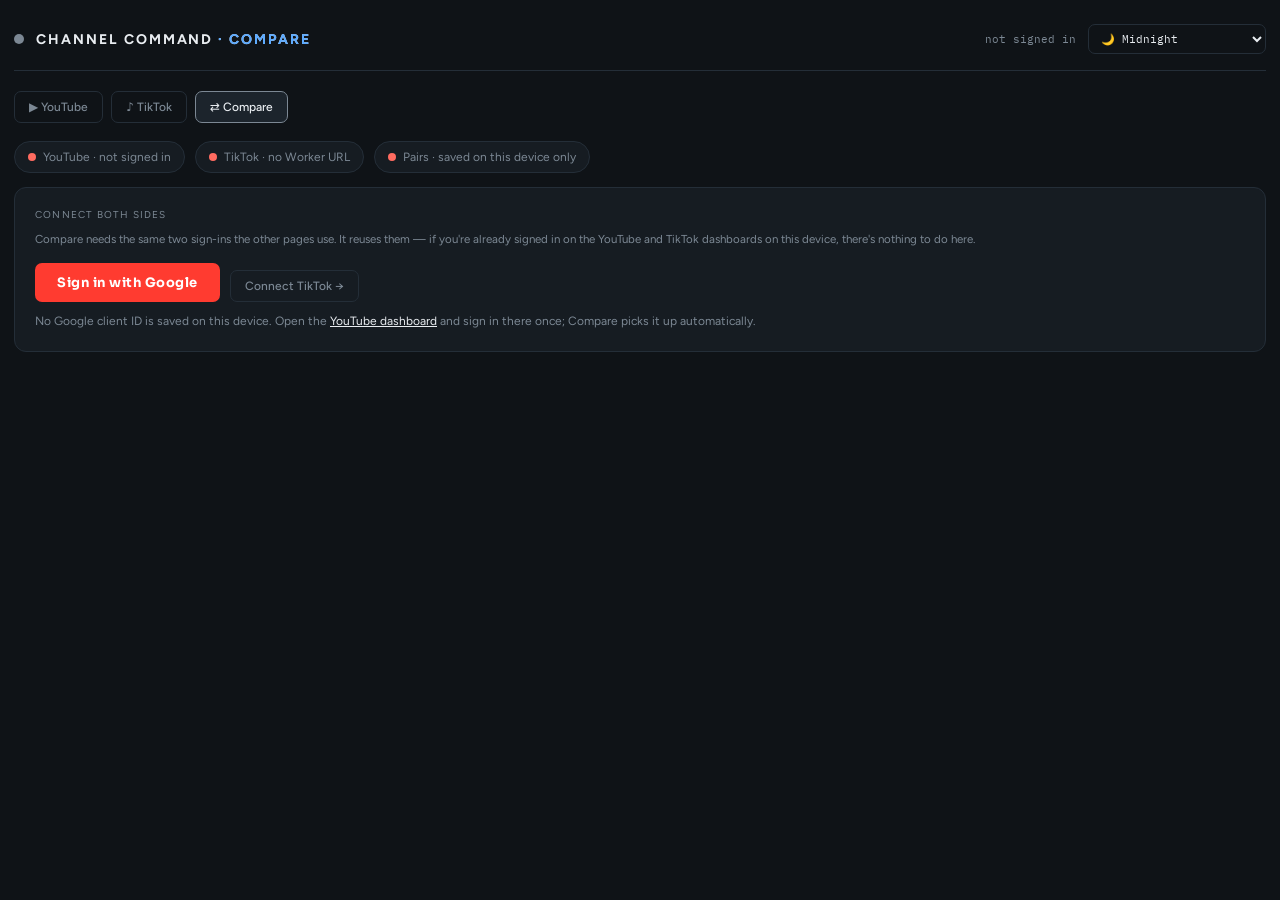
<file: compare.html>
<!DOCTYPE html>
<html lang="en">
<head>
<meta charset="UTF-8">
<meta name="viewport" content="width=device-width, initial-scale=1.0">
<title>Channel Command — Compare</title>
<link rel="preconnect" href="https://fonts.googleapis.com">
<link href="https://fonts.googleapis.com/css2?family=Figtree:wght@400;500;600;700;800&family=IBM+Plex+Mono:wght@400;500;600&family=Sora:wght@400;600;700;800&family=Fredoka:wght@400;500;600;700&display=swap" rel="stylesheet">
<script src="https://accounts.google.com/gsi/client" async defer></script>
<link rel="stylesheet" href="style.css">
<style>
  /* Compare-only styles. Kept in this file rather than style.css so nothing here
     can reach the YouTube or TikTok pages. */
  .yt { color:var(--live); } .tt { color:var(--accent); }
  .switcher { display:flex; gap:8px; margin-bottom:18px; flex-wrap:wrap; }
  .switcher a { text-decoration:none; }
  .switcher .on { background:var(--panel-2); border-color:var(--muted); color:var(--text); }

  .conn { display:flex; gap:10px; flex-wrap:wrap; margin-bottom:14px; }
  .conn .pill { display:flex; align-items:center; gap:7px; font-size:12px; padding:8px 13px;
    border:1px solid var(--line); border-radius:999px; color:var(--muted); background:var(--panel); }
  .conn .pill i { width:8px; height:8px; border-radius:50%; background:var(--muted); flex:none; display:block; }
  .conn .pill.ok i { background:var(--up); } .conn .pill.ok { color:var(--text); }
  .conn .pill.bad i { background:var(--down); }

  .pair-row { display:flex; gap:12px; align-items:center; background:var(--panel-2); border:1px solid var(--line);
    border-radius:12px; padding:11px 13px; flex-wrap:wrap; margin-bottom:8px; }
  .pair-row .who { flex:1 1 300px; min-width:0; display:flex; flex-direction:column; gap:8px; }
  .pair-row.linked { opacity:.8; }
  /* the two sides sit as rows so the frames stack vertically and line up with each other,
     which is what makes "same video or not?" answerable at a glance */
  .pside { display:flex; gap:11px; align-items:center; min-width:0; }
  .pmeta { min-width:0; flex:1; }
  .pshot { position:relative; flex:none; line-height:0; }
  .pthumb { border-radius:8px; border:1px solid var(--line); background:var(--panel-2);
            object-fit:cover; display:block; }
  /* YouTube frames are 16:9, TikTok covers are 9:16 — matching their real shapes is a
     cue in itself, and forcing one aspect on both would crop the subject out of one.
     Sized so the subject of the frame is actually recognisable: at the old 72×41 / 32×57
     these were icons rather than pictures, and the frame is half the evidence for
     "is this the same video?" — the other half being the date. */
  .pthumb.y { width:124px; height:70px; }
  .pthumb.t { width:62px; height:110px; }
  .pthumb.none { opacity:.35; }
  /* the length, worn the way a video player wears it — over the bottom-right of the
     frame, so it costs no row height and reads as a property of that picture */
  .plen { position:absolute; right:4px; bottom:4px; font:600 10.5px/1 var(--f-mono);
          padding:3px 5px; border-radius:4px; background:rgba(0,0,0,.78); color:#fff;
          letter-spacing:.02em; pointer-events:none; }
  .gap { margin-top:4px; font-size:11px; color:var(--muted); }
  .gap.far { color:var(--text); font-weight:600; }
  .pair-row .who b { display:block; font-size:13px; font-weight:700; overflow:hidden;
    text-overflow:ellipsis; white-space:nowrap; }
  .pair-row .who small { color:var(--muted); font-size:11.5px; }
  .pair-row .why { flex:1 1 200px; font-size:11.5px; color:var(--muted); line-height:1.5; }
  .pair-row .why em { font-style:normal; color:var(--text); font-weight:600; }
  .pair-row .acts { display:flex; gap:6px; flex:none; }
  .pf { display:inline-block; font-size:10px; font-weight:700; padding:2px 7px; border-radius:999px; margin-right:5px; }
  .pf.y { background:color-mix(in srgb, var(--live) 20%, transparent); color:var(--live); }
  .pf.t { background:color-mix(in srgb, var(--accent) 20%, transparent); color:var(--accent); }
  .manual { display:flex; gap:8px; align-items:center; flex-wrap:wrap; margin-top:12px;
    font-size:12px; color:var(--muted); }
  .manual select { width:auto; flex:1 1 220px; min-width:0; font-size:12px; padding:8px 10px; }

  .vs { display:grid; grid-template-columns:1fr 1fr; gap:10px; }
  @media (max-width:700px) { .vs { grid-template-columns:1fr; } }
  .vs .col { background:var(--panel-2); border:1px solid var(--line); border-radius:12px; padding:14px; }
  .vs .col.y { box-shadow:inset 3px 0 0 var(--live); }
  .vs .col.t { box-shadow:inset 3px 0 0 var(--accent); }
  .vs .cap { font-size:11.5px; font-weight:700; margin-bottom:9px; display:flex; align-items:center; gap:6px; }
  .vs .cap .d { width:8px; height:8px; border-radius:50%; flex:none; }
  .mrow { display:flex; justify-content:space-between; align-items:baseline; gap:10px; padding:5px 0;
    border-bottom:1px solid var(--line); font-size:12.5px; }
  .mrow:last-of-type { border-bottom:0; }
  .mrow .k { color:var(--muted); } .mrow .v { font-family:var(--f-num); font-weight:600; font-size:14px; }
  .pctbox { margin-top:12px; }
  .pctbox .pl { font-size:11px; color:var(--muted); margin-bottom:5px; }
  .pctbox .track { height:9px; border-radius:999px; background:var(--line); overflow:hidden; }
  .pctbox .fill { height:100%; border-radius:999px; }
  .pctbox .big { font-family:var(--f-num); font-weight:800; font-size:clamp(20px,4vw,29px);
    letter-spacing:-.03em; margin-top:7px; line-height:1.1; }
  .verdict { margin-top:12px; background:var(--panel-2); border:1px solid var(--line);
    border-radius:12px; padding:13px 15px; }
  .verdict .vh { font-family:var(--f-num); font-weight:700; font-size:15px; letter-spacing:-.02em; }
  .verdict .vp { font-size:12.5px; color:var(--muted); margin-top:4px; line-height:1.6; }
  .caveat { margin-top:10px; font-size:11.5px; color:var(--muted); line-height:1.6;
    border-left:2px solid var(--line); padding-left:11px; }
  .caveat b { color:var(--text); }

  .t1krow { display:flex; align-items:center; gap:11px; font-size:12.5px; margin-bottom:9px; }
  .t1krow .who { flex:0 0 92px; font-weight:600; display:flex; align-items:center; gap:6px; }
  .t1krow .who i { width:8px; height:8px; border-radius:50%; display:block; flex:none; }
  .t1krow .bar { flex:1; height:20px; background:var(--ink); border-radius:6px; overflow:hidden; }
  .t1krow .bar div { height:100%; border-radius:6px; }
  .t1krow .val { flex:0 0 104px; text-align:right; font-family:var(--f-num); font-weight:600; font-size:13px; }
  @media (max-width:620px) { .t1krow .who { flex-basis:70px; } .t1krow .val { flex-basis:82px; font-size:12px; } }
</style>
</head>
<body>
<div class="wrap">

  <header>
    <span class="live-dot" id="liveDot"></span>
    <h1>Channel Command <span class="tt">· Compare</span></h1>
    <div class="status"><span id="statusText">loading…</span></div>
    <select id="themeSel" title="Theme">
      <optgroup label="Cute ☁️">
        <option value="cloud">☁️ Cinnamoroll</option>
      </optgroup>
      <optgroup label="Soft &amp; sleek">
        <option value="rose">🌷 Rosé</option><option value="sakura">🌸 Sakura</option><option value="pearl">🤍 Pearl</option>
      </optgroup>
      <optgroup label="Dark &amp; dreamy 🌙">
        <option value="mauve">💗 Mauve</option><option value="twilight">🌌 Twilight</option>
        <option value="berry">🍇 Berry</option><option value="rosenight">🌹 Midnight Rose</option>
        <option value="dusk">🌆 Dusk</option>
      </optgroup>
      <optgroup label="Original">
        <option value="midnight">🌙 Midnight</option><option value="noir">🖤 Noir</option>
        <option value="ocean">🌊 Ocean</option><option value="blush">🌺 Blush</option>
        <option value="lavender">💜 Lavender</option><option value="honey">🍯 Honey</option>
      </optgroup>
    </select>
  </header>

  <div class="switcher">
    <a href="./"><button class="ghost">▶ YouTube</button></a>
    <a href="./tiktok.html"><button class="ghost">♪ TikTok</button></a>
    <a href="./compare.html"><button class="ghost on">⇄ Compare</button></a>
  </div>

  <div class="error" id="errorBox"></div>

  <div class="conn" id="connRow"></div>

  <!-- SETUP / SIGN IN -->
  <div class="card" id="setupPanel">
    <div style="font-size:10px;letter-spacing:.12em;text-transform:uppercase;color:var(--muted)">Connect both sides</div>
    <p class="explain" style="margin:10px 0 14px">
      Compare needs the same two sign-ins the other pages use. It reuses them — if you're already
      signed in on the YouTube and TikTok dashboards on this device, there's nothing to do here.
    </p>
    <div class="row">
      <button class="primary" id="signInBtn">Sign in with Google</button>
      <a href="./tiktok.html"><button class="ghost">Connect TikTok →</button></a>
    </div>
    <p class="hint" id="setupHint"></p>
  </div>

  <!-- PAIRING -->
  <div class="card" id="pairCard" style="display:none">
    <div style="font-size:10px;letter-spacing:.12em;text-transform:uppercase;color:var(--muted)">Linking your posts</div>
    <p class="explain" style="margin-top:8px">
      Suggested matches are scored on caption similarity (hashtags and emoji stripped), how close together
      the two were posted, and whether the TikTok looks like a cut of the YouTube one. <b>Nothing is linked
      until you confirm it</b> — a wrong pair would quietly poison every number below.
    </p>
    <div id="suggestions"><p class="dnote">looking for matches…</p></div>
    <div class="manual">
      <span>Link by hand:</span>
      <select id="manY"><option value="">Pick a YouTube video…</option></select>
      <select id="manT"><option value="">…and its TikTok post</option></select>
      <button class="ghost" id="manLink">Link</button>
    </div>
    <div id="linkedList" style="margin-top:14px"></div>
  </div>

  <!-- COMPARISON -->
  <div class="card" id="cmpCard" style="display:none">
    <div class="thead-bar">
      <div class="label" id="cmpLabel">Side by side</div>
      <select id="pairPick" title="Which pair to show"></select>
    </div>
    <div id="cmpContent"></div>
  </div>

  <div class="card" id="raceCard" style="display:none">
    <div style="font-size:10px;letter-spacing:.12em;text-transform:uppercase;color:var(--muted)">The launch race</div>
    <p class="explain" style="margin-top:8px" id="raceExplain"></p>
    <div class="range-row" id="raceMode" style="margin-bottom:12px">
      <button class="ghost active" data-mode="idx">vs your typical launch</button>
      <button class="ghost" data-mode="raw">Raw views</button>
    </div>
    <div id="raceContent"></div>
  </div>

  <div class="card" id="t1kCard" style="display:none">
    <div style="font-size:10px;letter-spacing:.12em;text-transform:uppercase;color:var(--muted)">Time to a thousand</div>
    <p class="explain" style="margin-top:8px">How long each version took to reach 1,000 views. Each platform counts a view differently, so read this as pace, not a verdict.</p>
    <div id="t1kContent"></div>
  </div>

</div>

<script src="./stickers.js" defer></script>
<script src="./motion.js" defer></script>
<script>
(function () {
  'use strict';
  const $ = id => document.getElementById(id);
  const fmt = new Intl.NumberFormat('en-AU');
  const esc = s => { const d = document.createElement('div'); d.textContent = s == null ? '' : s; return d.innerHTML; };
  const reducedMotion = window.matchMedia && matchMedia('(prefers-reduced-motion: reduce)').matches;

  const DATA = 'https://www.googleapis.com/youtube/v3/';
  const DATA_RAW = 'https://raw.githubusercontent.com/ReubenRich16/Analytics/main/data/';
  const DEFAULT_CLIENT_ID = '';
  const SCOPES = 'https://www.googleapis.com/auth/youtube.readonly';

  let accessToken = null, tokenExp = 0, tokenClient = null, clientId = '';
  let workerUrl = '', ttSession = '';
  let chanId = '', ytVideos = [], ttVideos = [], ytHist = null, ttHist = null, ttLaunch = null;
  // true when the Worker answered 401 for TikTok: a stored session string is not a live one
  let ttExpired = false;
  let pairs = [], activePair = 0, raceMode = 'idx';

  const setStatus = t => { $('statusText').textContent = t; };
  const showError = m => { const e = $('errorBox'); e.textContent = m; e.style.display = 'block'; };
  const clearError = () => { $('errorBox').style.display = 'none'; };

  /* ---------- theme (identical keys to the other two pages) ---------- */
  function applyTheme(t) {
    if (t === 'midnight') document.body.removeAttribute('data-theme');
    else document.body.setAttribute('data-theme', t);
    $('themeSel').value = t;
    try { localStorage.setItem('cc_theme', t); } catch (e) {}
  }
  let savedTheme = 'midnight';
  try { savedTheme = localStorage.getItem('cc_theme') || 'midnight'; } catch (e) {}
  applyTheme(savedTheme);
  $('themeSel').addEventListener('change', () => applyTheme($('themeSel').value));

  /* ---------- stored connections ---------- */
  try { clientId = localStorage.getItem('cc_client_id') || DEFAULT_CLIENT_ID; } catch (e) {}
  try { workerUrl = localStorage.getItem('cc_worker') || localStorage.getItem('tt_worker') || ''; } catch (e) {}
  try { ttSession = localStorage.getItem('tt_sess') || ''; } catch (e) {}
  try {
    const t = JSON.parse(localStorage.getItem('cc_tok') || 'null');
    if (t && t.t && t.e && t.e - 90000 > Date.now()) { accessToken = t.t; tokenExp = t.e; }
  } catch (e) {}

  /* The Cinnamoroll theme's sticker drawer (stickers.js). This page has no account of its
     own, so it borrows whichever the other two pages left signed in on this device: the
     TikTok session first (/tiktok/stickers), else the YouTube token (/stickers) — the same
     headers those pages send. Signed in to neither, the list stays on this device. The
     drawer names which account it is saving to (who), and each account keeps its own copy
     on this device (key), so the two never overwrite each other.
     load() asks for { list, saved } (?meta=1) and save() insists on the Worker's { ok:true }:
     an older Worker without this route answers 200 with something else, and that must never
     read as "saved to your account". Errors carry .status (404/405 = the route is missing)
     or .code 'old-worker' so the drawer can say what is really wrong. */
  function stickerErr(status, code) { const e = new Error('stickers ' + (code || status)); e.status = status; e.code = code || ''; return e; }
  function stickerRoute() {
    if (!workerUrl) return null;
    const base = workerUrl.replace(/\/$/, '');
    if (ttSession) return { url: base + '/tiktok/stickers', auth: 'Bearer ' + ttSession, who: 'your TikTok account', key: 'tt' };
    if (accessToken) return { url: base + '/stickers', auth: 'Bearer ' + accessToken, who: 'your channel', key: 'yt' };
    return null;
  }
  window.ccStickerStore = {
    get who() { const r = stickerRoute(); return r ? r.who : ''; },
    get key() { const r = stickerRoute(); return r ? r.key : ''; },
    async load() {
      const s = stickerRoute();
      if (!s) return null;
      const r = await fetch(s.url + '?meta=1', { headers: { Authorization: s.auth } });
      if (!r.ok) throw stickerErr(r.status);
      const j = await r.json().catch(() => null);
      if (j && Array.isArray(j.list)) return j;
      throw stickerErr(r.status, 'old-worker');
    },
    async save(list) {
      const s = stickerRoute();
      if (!s) throw new Error('not signed in');
      const r = await fetch(s.url, { method: 'POST', headers: { Authorization: s.auth, 'Content-Type': 'application/json' }, body: JSON.stringify({ list }) });
      if (!r.ok) throw stickerErr(r.status);
      const j = await r.json().catch(() => null);
      if (!(j && j.ok === true)) throw stickerErr(r.status, 'old-worker');
    }
  };

  // true only after a /pairs round-trip actually succeeds — having a Worker URL and a
  // token is not the same thing as being synced, and the pill used to claim it was
  let pairsSynced = false;
  function renderConn() {
    const rows = [
      ['YouTube', !!accessToken, accessToken ? 'signed in' : 'not signed in'],
      ['TikTok', !!(workerUrl && ttSession) && !ttExpired, ttExpired ? 'sign-in expired' : (workerUrl && ttSession) ? 'connected' : (workerUrl ? 'not signed in' : 'no Worker URL')],
      ['Pairs', pairsSynced, pairsSynced ? 'synced to your Worker' : 'saved on this device only']
    ];
    $('connRow').innerHTML = rows.map(([n, ok, note]) =>
      '<span class="pill ' + (ok ? 'ok' : 'bad') + '"><i></i>' + esc(n) + ' · ' + esc(note) + '</span>').join('');
  }

  /* ---------- Google sign-in (same client id and token key as the main page) ---------- */
  function saveToken() {
    try { localStorage.setItem('cc_tok', JSON.stringify({ t: accessToken, e: tokenExp })); } catch (e) {}
  }
  function initAuth(prompt) {
    if (!clientId) { showError('No Google client ID saved on this device yet — open the YouTube dashboard once and sign in there first.'); return; }
    if (!(window.google && google.accounts && google.accounts.oauth2)) { showError('Google sign-in script has not loaded yet — give it a second and try again.'); return; }
    try {
      tokenClient = tokenClient || google.accounts.oauth2.initTokenClient({
        client_id: clientId, scope: SCOPES,
        callback: resp => {
          if (!resp || !resp.access_token) { showError('Sign-in was cancelled or refused.'); return; }
          accessToken = resp.access_token;
          tokenExp = Date.now() + (+resp.expires_in || 3600) * 1000;
          saveToken(); clearError(); boot();
        }
      });
      tokenClient.requestAccessToken(prompt ? { prompt: 'consent' } : {});
    } catch (e) { showError('Could not start Google sign-in: ' + e.message); }
  }
  $('signInBtn').addEventListener('click', () => initAuth(false));
  $('errorBox').addEventListener('click', () => { if (clientId) { clearError(); initAuth(false); } });

  async function dataApi(path, params) {
    const u = new URL(DATA + path);
    Object.entries(params).forEach(([k, v]) => u.searchParams.set(k, v));
    const r = await fetch(u, { headers: { Authorization: 'Bearer ' + accessToken } });
    if (r.status === 401) { accessToken = null; const e = new Error('reauth'); e.reauth = true; throw e; }
    if (!r.ok) throw new Error('YouTube API ' + r.status);
    return r.json();
  }
  async function ttApi(path) {
    const r = await fetch(workerUrl.replace(/\/$/, '') + path, { headers: { Authorization: 'Bearer ' + ttSession } });
    if (!r.ok) { const e = new Error('TikTok ' + r.status); e.status = r.status; throw e; }
    return r.json();
  }

  /* ---------- matching ----------
     Captions differ between platforms far more than titles do, so everything is
     normalised hard before comparing: hashtags out, emoji out, punctuation out. */
  function normTitle(s) {
    return String(s || '').toLowerCase()
      .replace(/#[\p{L}0-9_]+/gu, ' ')
      .replace(/\p{Extended_Pictographic}/gu, ' ')
      .replace(/https?:\/\/\S+/g, ' ')
      .replace(/[^\p{L}\p{N} ]+/gu, ' ')
      .replace(/\s+/g, ' ').trim();
  }
  function bigrams(s) { const g = new Set(); for (let i = 0; i < s.length - 1; i++) g.add(s.slice(i, i + 2)); return g; }
  function dice(a, b) {
    const A = bigrams(a), B = bigrams(b);
    if (!A.size || !B.size) return 0;
    let inter = 0; for (const g of A) if (B.has(g)) inter++;
    return 2 * inter / (A.size + B.size);
  }
  const HOUR = 3600e3;
  function scorePair(y, t) {
    const sim = dice(normTitle(y.title), normTitle(t.title));
    const gapH = Math.abs(y.pub - t.pub) / HOUR;
    const time = gapH <= 6 ? 1 : gapH >= 168 ? 0 : 1 - (gapH - 6) / 162;
    // a TikTok is normally a cut of the YouTube one, so shorter-or-equal scores well
    let dur = 0.5;
    if (y.dur && t.dur) dur = t.dur <= y.dur ? 1 : (t.dur <= y.dur * 1.35 ? 0.6 : 0.1);
    return { score: 0.6 * sim + 0.25 * time + 0.15 * dur, sim, gapH, dur };
  }
  // how far apart two posts went up, rounded first so there is never a "1 hours" or "0 hours"
  function gapText(gapH) {
    if (gapH < 1) return 'Posted within the hour';
    if (gapH < 48) { const h = Math.round(gapH); return 'Posted ' + h + (h === 1 ? ' hour' : ' hours') + ' apart'; }
    const d = Math.round(gapH / 24);
    return 'Posted ' + d + (d === 1 ? ' day' : ' days') + ' apart';
  }
  function whyText(s) {
    const bits = ['<em>' + Math.round(s.sim * 100) + '% caption match</em>'];
    bits.push(gapText(s.gapH).replace(/^P/, 'p'));
    if (s.dur === 1) bits.push('length looks like a cut');
    return bits.join(' · ');
  }

  /* ---------- pair storage: Worker when we can, this device otherwise ----------
     cc_pairs_dirty marks a local list the Worker has not caught up with (a save that
     failed, or no Worker to save to). Only then is the local list merged into the Worker's
     — merging always would bring back a pair deliberately unlinked on another device. */
  const localPairs = () => { try { const a = JSON.parse(localStorage.getItem('cc_pairs') || '[]'); return Array.isArray(a) ? a : []; } catch (e) { return []; } };
  const isDirty = () => { try { return localStorage.getItem('cc_pairs_dirty') === '1'; } catch (e) { return false; } };
  const setDirty = on => { try { on ? localStorage.setItem('cc_pairs_dirty', '1') : localStorage.removeItem('cc_pairs_dirty'); } catch (e) {} };
  function mergePairs(remote, local) {
    const out = remote.slice();
    const ys = new Set(out.map(p => p.y)), ts = new Set(out.map(p => p.t));
    for (const p of local) {
      if (!p || ys.has(p.y) || ts.has(p.t)) continue;
      out.push(p); ys.add(p.y); ts.add(p.t);
    }
    return out;
  }
  async function loadPairs() {
    if (workerUrl && accessToken) {
      try {
        const r = await fetch(workerUrl.replace(/\/$/, '') + '/pairs', { headers: { Authorization: 'Bearer ' + accessToken } });
        if (r.ok) {
          const j = await r.json();
          if (Array.isArray(j)) {
            if (isDirty()) {
              // pairs linked here while the Worker could not be reached: hand them over
              pairs = mergePairs(j, localPairs());
              await savePairs();
            } else { pairs = j; pairsSynced = true; }
            return;
          }
        }
      } catch (e) {}
    }
    pairsSynced = false;
    pairs = localPairs();
  }
  async function savePairs() {
    try { localStorage.setItem('cc_pairs', JSON.stringify(pairs)); } catch (e) {}
    if (!workerUrl || !accessToken) { setDirty(true); pairsSynced = false; return; }
    try {
      const r = await fetch(workerUrl.replace(/\/$/, '') + '/pairs', {
        method: 'POST', headers: { 'Content-Type': 'application/json', Authorization: 'Bearer ' + accessToken },
        body: JSON.stringify({ pairs })
      });
      pairsSynced = r.ok;
    } catch (e) { pairsSynced = false; }
    setDirty(!pairsSynced);
    renderConn();
  }

  /* ---------- load both catalogues ---------- */
  async function loadYouTube() {
    const ch = await dataApi('channels', { part: 'contentDetails', mine: 'true' });
    if (!ch.items || !ch.items.length) throw new Error('No channel on this Google account.');
    chanId = ch.items[0].id;
    const uploads = ch.items[0].contentDetails.relatedPlaylists.uploads;
    const ids = [];
    let pageToken = '';
    while (ids.length < 200) {
      const d = await dataApi('playlistItems', { part: 'contentDetails', playlistId: uploads, maxResults: '50', ...(pageToken ? { pageToken } : {}) });
      for (const it of d.items) ids.push(it.contentDetails.videoId);
      pageToken = d.nextPageToken; if (!pageToken) break;
    }
    ytVideos = [];
    for (let i = 0; i < ids.length; i += 50) {
      const part = ids.slice(i, i + 50);
      const d = await dataApi('videos', { part: 'snippet,contentDetails,statistics', id: part.join(','), maxResults: '50' });
      for (const it of d.items) {
        ytVideos.push({
          id: it.id, title: it.snippet.title,
          // the frame matters as much as the caption when confirming a pair: two posts can
          // share a title and be different cuts, and the eye catches that instantly
          thumb: (((it.snippet.thumbnails || {}).medium || (it.snippet.thumbnails || {}).default) || {}).url || '',
          pub: new Date(it.snippet.publishedAt).getTime(),
          dur: isoDur(it.contentDetails && it.contentDetails.duration),
          views: +(it.statistics.viewCount || 0),
          likes: +(it.statistics.likeCount || 0),
          comments: +(it.statistics.commentCount || 0)
        });
      }
    }
  }
  function isoDur(s) {
    const m = /^PT(?:(\d+)H)?(?:(\d+)M)?(?:(\d+)S)?$/.exec(s || '');
    return m ? (+m[1] || 0) * 3600 + (+m[2] || 0) * 60 + (+m[3] || 0) : 0;
  }
  async function loadTikTok() {
    if (!workerUrl || !ttSession) return;
    const v = await ttApi('/tiktok/videos');
    const list = (v && v.videos) || (v && v.data && v.data.videos) || [];
    ttVideos = list.map(x => ({
      id: x.id, title: x.title || x.video_description || '',
      thumb: x.cover_image_url || '',
      pub: (x.create_time || 0) * 1000, dur: x.duration || 0,
      views: +(x.view_count || 0), likes: +(x.like_count || 0),
      comments: +(x.comment_count || 0), shares: +(x.share_count || 0)
    })).filter(x => x.id);
    // Launches first: /tiktok/history is only the last three days, so on its own a post
    // from ten days ago looked as if its launch was never recorded. /tiktok/launches holds
    // the first week of the finished launches the Worker kept, at five-minute resolution
    // with each point at its reading's real age. /life is not used for the opening hours:
    // it buckets by the hour and would make a thousand views look reached early.
    try { ttLaunch = await ttApi('/tiktok/launches'); } catch (e) { ttLaunch = null; }
    try { ttHist = await ttApi('/tiktok/history'); } catch (e) { ttHist = null; }
  }
  async function loadYtHistory() {
    try {
      const r = await fetch(DATA_RAW + 'history.json', { cache: 'no-store' });
      ytHist = r.ok ? await r.json() : null;
    } catch (e) { ytHist = null; }
  }

  /* ---------- percentile within a platform's own catalogue ---------- */
  /* Two different numbers, which is the point.

     `beat` is the share of the other posts this one outruns — the right thing to fill a
     progress bar with, since more beaten really is more bar.

     `top` is where it places, and it is NOT 100 − beat. Beating everything gives beat=100,
     and 100 − 100 printed "Top 0%" — the best post on the channel labelled as the top zero
     percent of it. Rounding made it worse than a single edge case: beat hits 100 for any
     ratio at or above 0.995, so on a catalogue of 84 the second-best post said "Top 0%"
     too. A rank out of the whole catalogue can't do that — best of 84 is 1/84, so "Top 1%",
     and the floor keeps it there.

     (The bottom of the range needs no fix. The worst post gets beat=0 → "Top 100%", which
     is vacuously true rather than wrong.) */
  /* Ranked on TOTALS over a comparable stretch, not views/day. Dividing by age does not
     remove age from a count — it inverts it: the same post reads thousands a day on its
     first morning and a trickle two months later on identical performance, which is why
     both dashboards dropped views/day from every ranking. Past its launch window a post's
     own view count IS the comparable figure (the launch is almost all of it); inside the
     window the total is still climbing, so a brand-new post abstains from the ranking
     rather than being scored by either ruler. */
  const LAUNCH_MS = 48 * 3600e3;
  const settled = v => Date.now() - v.pub >= LAUNCH_MS;
  function percentile(list, one) {
    if (!settled(one)) return null;
    const others = list.filter(x => x.id !== one.id && settled(x));
    if (others.length < 3) return null;
    const me = one.views;
    const beats = others.filter(o => o.views < me).length;
    const rank = others.filter(o => o.views >= me).length + 1;   // 1 = best on the channel
    return {
      beat: Math.round(beats / others.length * 100),
      top: Math.max(1, Math.round(rank / (others.length + 1) * 100)),
      rank, n: others.length + 1          // its place, and the pool it is placed in (itself included)
    };
  }
  const ordinal = n => n + (n % 100 >= 11 && n % 100 <= 13 ? 'th' : ['th', 'st', 'nd', 'rd'][n % 10] || 'th');
  const placeText = p => p.rank === 1 ? 'Best of ' + p.n : ordinal(p.rank) + ' of ' + p.n;
  // "top 96%" is a riddle for "near the bottom", so the lower half says bottom
  const posText = p => p.top <= 50 ? 'top ' + p.top + '%' : 'bottom ' + Math.max(1, Math.round((p.n - p.rank + 1) / p.n * 100)) + '%';
  const VERDICT_MIN = 8;   // a "belongs on" verdict needs a pool worth placing in, on both sides

  /* ---------- render: suggestions + linked ---------- */

  // One side of a proposed pair: the frame, the caption, and when it went up. Captions
  // alone are a weak basis for confirming a match — the suggester already scores on them,
  // so agreeing on caption similarity only re-states what the machine guessed. The
  // thumbnail and the date are the independent evidence a person can actually judge.
  const dstamp = ms => !ms ? 'date unknown'
    : new Date(ms).toLocaleDateString('en-AU', { day: 'numeric', month: 'short' }) +
      ' · ' + new Date(ms).toLocaleTimeString('en-AU', { hour: 'numeric', minute: '2-digit' });
  /* Length, as a person writes it. Seconds for a short, m:ss up to an hour, h:mm:ss past it.
     Zero means "not reported" rather than "zero seconds long" — TikTok returns 0 for some
     posts and the YouTube parser returns 0 for a live stream with no duration — so those
     get no chip at all instead of "0:00", which would be a stated fact that isn't true. */
  function durText(sec) {
    const s = Math.round(+sec || 0);
    if (s <= 0) return '';
    const h = Math.floor(s / 3600), m = Math.floor(s % 3600 / 60), ss = s % 60;
    const p = n => String(n).padStart(2, '0');
    return h ? h + ':' + p(m) + ':' + p(ss) : m + ':' + p(ss);
  }
  function side(kind, badge, v) {
    const len = durText(v.dur);
    const chip = len ? '<span class="plen">' + esc(len) + '</span>' : '';
    const t = v.thumb
      ? '<img class="pthumb ' + kind + '" src="' + esc(v.thumb) + '" alt="" loading="lazy" referrerpolicy="no-referrer" onerror="this.style.visibility=\'hidden\'">'
      : '<span class="pthumb ' + kind + ' none" aria-hidden="true"></span>';
    return '<div class="pside"><div class="pshot">' + t + chip + '</div>' +
      '<div class="pmeta"><b><span class="pf ' + kind + '">' + badge + '</span>' + esc(v.title || '(no caption)') + '</b>' +
      '<small>' + esc(dstamp(v.pub)) + (len ? ' · ' + len + ' long' : '') + '</small></div></div>';
  }
  // Only the WARNING, never the gap itself — whyText already states how far apart the two
  // were posted, and printing it twice in the same row is noise that makes the row look
  // like it is saying two things when it is saying one. This adds the judgement whyText
  // does not make: past about three days, a caption match is usually a coincidence of
  // wording rather than the same video, and that deserves calling out next to a button
  // whose whole job is confirming the pair.
  function gapNote(a, b) {
    if (!a || !b) return '';
    const h = Math.abs(a - b) / 3600e3;
    if (h <= 72) return '';
    // deliberately does not repeat the number whyText just printed — this line exists to
    // add the judgement, not the measurement
    return '<div class="gap far">Worth a careful look — this may be a caption coincidence rather than the same video.</div>';
  }

  function renderPairing() {
    const linkedY = new Set(pairs.map(p => p.y)), linkedT = new Set(pairs.map(p => p.t));
    const cands = [];
    for (const y of ytVideos) {
      if (linkedY.has(y.id)) continue;
      for (const t of ttVideos) {
        if (linkedT.has(t.id)) continue;
        const s = scorePair(y, t);
        if (s.score >= 0.42) cands.push({ y, t, s });
      }
    }
    cands.sort((a, b) => b.s.score - a.s.score);
    // one suggestion per video on each side — the best one
    const usedY = new Set(), usedT = new Set(), top = [];
    for (const c of cands) {
      if (usedY.has(c.y.id) || usedT.has(c.t.id)) continue;
      usedY.add(c.y.id); usedT.add(c.t.id); top.push(c);
      if (top.length >= 8) break;
    }
    $('suggestions').innerHTML = top.length ? top.map(c =>
      '<div class="pair-row" data-y="' + esc(c.y.id) + '" data-t="' + esc(c.t.id) + '">' +
        '<div class="who">' +
          side('y', '▶ YT', c.y) +
          side('t', '♪ TT', c.t) +
        '</div>' +
        '<div class="why">' + whyText(c.s) + gapNote(c.y.pub, c.t.pub) + '</div>' +
        '<div class="acts"><button class="ghost link-yes">Yes, link</button>' +
        '<button class="ghost link-no">Not the same</button></div></div>').join('')
      : '<p class="dnote">No confident matches right now. Captions that differ a lot won’t be suggested — link those by hand below. (A strong caption match can be suggested however far apart the two were posted, so check the dates before confirming.)</p>';

    $('linkedList').innerHTML = pairs.length ? '<p class="dnote" style="margin-bottom:8px">Linked (' + pairs.length + '):</p>' +
      pairs.map((p, i) => {
        // a confirmed pair keeps its frames and dates: that is how a wrong link gets
        // spotted later, when the numbers it feeds start looking odd
        const y = ytVideos.find(v => v.id === p.y), t = ttVideos.find(v => v.id === p.t);
        const who = (y && t)
          ? side('y', '▶ YT', y) + side('t', '♪ TT', t)
          : '<div class="pside"><div class="pmeta"><b>' + esc(y ? y.title : p.y) + '</b>' +
            '<small>' + esc(t ? (t.title || '(no caption)') : p.t) + '</small></div></div>';
        // a linked row has no whyText, so here the gap IS worth stating outright
        const gapH = (y && t && y.pub && t.pub) ? Math.abs(y.pub - t.pub) / 3600e3 : null;
        const gap = gapH == null ? '' : '<div class="gap' + (gapH > 72 ? ' far' : '') + '">' + gapText(gapH) + '</div>';
        return '<div class="pair-row linked"><div class="who">' + who + '</div>' +
          '<div class="why">' + gap + '</div>' +
          '<div class="acts"><button class="ghost unlink" data-i="' + i + '">Unlink</button></div></div>';
      }).join('') : '';

    const opts = a => a.map(v => {
      const len = durText(v.dur);
      return '<option value="' + esc(v.id) + '">' + esc((v.title || '(no caption)').slice(0, 70)) +
        (len ? esc(' · ' + len) : '') + '</option>';
    }).join('');
    $('manY').innerHTML = '<option value="">Pick a YouTube video…</option>' + opts(ytVideos);
    $('manT').innerHTML = '<option value="">…and its TikTok post</option>' + opts(ttVideos);
  }

  $('suggestions').addEventListener('click', async e => {
    const row = e.target.closest('.pair-row'); if (!row) return;
    if (e.target.classList.contains('link-yes')) {
      pairs.push({ y: row.dataset.y, t: row.dataset.t, at: Date.now() });
      await savePairs(); renderPairing(); renderAll();
    } else if (e.target.classList.contains('link-no')) {
      row.remove();
    }
  });
  $('linkedList').addEventListener('click', async e => {
    const b = e.target.closest('.unlink'); if (!b) return;
    pairs.splice(+b.dataset.i, 1);
    await savePairs(); renderPairing(); renderAll();
  });
  $('manLink').addEventListener('click', async () => {
    const y = $('manY').value, t = $('manT').value;
    if (!y || !t) { showError('Pick one video on each side first.'); return; }
    if (pairs.some(p => p.y === y || p.t === t)) { showError('One of those is already linked — unlink it first.'); return; }
    clearError();
    pairs.push({ y, t, at: Date.now() });
    await savePairs(); renderPairing(); renderAll();
  });

  /* ---------- side by side ---------- */
  const rate = (n, d) => d ? (n / d * 100) : 0;
  function renderCompare() {
    if (!pairs.length) { $('cmpCard').style.display = 'none'; return; }
    $('cmpCard').style.display = 'block';
    $('pairPick').innerHTML = pairs.map((p, i) => {
      const y = ytVideos.find(v => v.id === p.y);
      return '<option value="' + i + '"' + (i === activePair ? ' selected' : '') + '>' + esc((y ? y.title : p.y).slice(0, 60)) + '</option>';
    }).join('');
    const p = pairs[activePair] || pairs[0];
    const y = ytVideos.find(v => v.id === p.y), t = ttVideos.find(v => v.id === p.t);
    if (!y || !t) { $('cmpContent').innerHTML = '<p class="dnote">One side isn’t loading — it may have been deleted, or it’s older than the newest posts this page loads (60 TikToks, 200 YouTube uploads).</p>'; return; }
    const yp = percentile(ytVideos, y), tp = percentile(ttVideos, t);
    const col = (cls, name, v, extra, pct, pctLabel, colour) =>
      '<div class="col ' + cls + '"><div class="cap"><span class="d" style="background:' + colour + '"></span>' + name + '</div>' +
      [['Length', durText(v.dur) || 'not reported'],
       ['Views', fmt.format(v.views)], ['Likes', fmt.format(v.likes)], ['Comments', fmt.format(v.comments)]]
        .concat(extra)
        .map(([k, val]) => '<div class="mrow"><span class="k">' + k + '</span><span class="v">' + val + '</span></div>').join('') +
      (pct == null ? '<div class="pctbox"><div class="pl">Not ranked — still in its launch window, or too few settled posts on this platform</div></div>'
        : '<div class="pctbox"><div class="pl">' + pctLabel + '</div>' +
          '<div class="track"><div class="fill" style="width:' + pct.beat + '%;background:' + colour + '"></div></div>' +
          '<div class="big">' + placeText(pct) + '</div></div>') + '</div>';

    const ytExtra = [['Like rate', rate(y.likes, y.views).toFixed(1) + '%'],
                     ['Comment rate', rate(y.comments, y.views).toFixed(2) + '%']];
    const ttExtra = [['Shares', fmt.format(t.shares)],
                     ['Like rate', rate(t.likes, t.views).toFixed(1) + '%'],
                     ['Comment rate', rate(t.comments, t.views).toFixed(2) + '%']];

    let verdict = '';
    // no verdict on a small pool: with four posts a place moves in 25-point steps
    if (yp != null && tp != null && yp.n >= VERDICT_MIN && tp.n >= VERDICT_MIN) {
      const d = tp.beat - yp.beat;
      const head = Math.abs(d) < 8 ? 'It did about as well on both.'
        : d > 0 ? 'This one belongs on TikTok.' : 'This one belongs on YouTube.';
      const cap = t => t.charAt(0).toUpperCase() + t.slice(1);
      const body = Math.abs(d) < 8
        ? 'It sits in the ' + posText(yp) + ' of your YouTube videos and the ' + posText(tp) + ' of your TikTok posts — close enough that neither platform is obviously the better home for it.'
        : d > 0
          ? cap(posText(yp)) + ' of your YouTube videos, but ' + posText(tp) + ' of your TikTok posts. Relative to your own back catalogue it did better on TikTok.'
          : cap(posText(tp)) + ' of your TikTok posts, but ' + posText(yp) + ' of your YouTube videos. Relative to your own back catalogue it did better on YouTube.';
      verdict = '<div class="verdict"><div class="vh">' + head + '</div><div class="vp">' + body + '</div></div>';
    }

    $('cmpContent').innerHTML =
      '<p class="explain" style="margin-bottom:12px">' + esc(y.title) + ' · posted ' +
        new Date(y.pub).toLocaleDateString('en-AU', { day: 'numeric', month: 'short', year: 'numeric' }) +
        ' on YouTube and ' + new Date(t.pub).toLocaleDateString('en-AU', { day: 'numeric', month: 'short' }) + ' on TikTok.</p>' +
      '<div class="vs">' +
        col('y', 'YouTube', y, ytExtra, yp, yp ? 'Against your newest ' + yp.n + ' settled YouTube videos' : '', 'var(--live)') +
        col('t', 'TikTok', t, ttExtra, tp, tp ? 'Against your newest ' + tp.n + ' settled TikTok posts' : '', 'var(--accent)') +
      '</div>' + verdict +
      '<div class="caveat"><b>Why the view counts aren’t the comparison.</b> TikTok counts a view the moment ' +
      'the video starts; YouTube long-form wants a real watch first. Putting ' + fmt.format(t.views) + ' next to ' +
      fmt.format(y.views) + ' is two different rulers. The honest read is the percentile — total views ranked ' +
      'within each platform’s own settled posts — and the per-view rates, which age does not touch.</div>';
  }
  $('pairPick').addEventListener('change', () => { activePair = +$('pairPick').value || 0; renderAll(); });

  /* ---------- launch series, from whatever each side recorded ---------- */
  function ytSeries(id, pub) {
    const arr = ytHist && ytHist.videos && ytHist.videos[id];
    if (!arr || arr.length < 2) return [];
    return arr.map(s => [Math.max(0, (s[0] - pub) / HOUR), s[1]]).filter(s => s[0] >= 0).sort((a, b) => a[0] - b[0]);
  }
  // TikTok: the Worker's finished launch for the opening week when it has one (ages in
  // minutes; an older Worker stamped each point at its bucket's start, so it is moved to
  // roughly where its reading was), then /history for anything recorded after that
  function ttSeries(id, pub) {
    const lc = ttLaunch && ttLaunch.curves && ttLaunch.curves[id];
    const lag = ttLaunch && ttLaunch.ages === 'exact' ? 0 : ((ttLaunch && ttLaunch.step) || 5) * 60000 - 30000;
    const out = lc && Array.isArray(lc.s) ? lc.s.map(p => [(p[0] * 60000 + lag) / HOUR, p[1]]) : [];
    const lastL = out.length ? out[out.length - 1][0] : -1;
    const rec = ttHist && ttHist.videos && ttHist.videos[id];
    if (rec && rec.s) for (const s of rec.s) {
      const a = (s[0] - pub) / HOUR;
      if (a >= 0 && a > lastL) out.push([a, s[1]]);
    }
    if (out.length < 2) return [];
    return out.sort((a, b) => a[0] - b[0]);
  }
  // every TikTok post with a recording, not only the 60 the list returned: the typical
  // launch should rest on every finished launch the Worker kept
  function ttAllSeries(exceptId) {
    const pubs = new Map(ttVideos.map(v => [v.id, v.pub]));
    const lc = (ttLaunch && ttLaunch.curves) || {};
    for (const [id, c] of Object.entries(lc)) if (!pubs.has(id) && c && c.create_time) pubs.set(id, c.create_time * 1000);
    return [...pubs].filter(([id]) => id !== exceptId).map(([id, pub]) => ttSeries(id, pub));
  }
  // The value at hour h, or null past the end of what was actually recorded.
  //
  // The bound matters. Without it this held the final value forever, so a post whose curve
  // stops at 6 hours was counted as if it had been flat from there to the end of the span.
  // Once the Worker started recording 48 hours, the span widened to match — and every
  // older, shorter curve got dragged along at its 6-hour total, dropping the median that
  // "your typical launch" divides by. A post performing exactly normally then reads far
  // above 100%. Stopping where the evidence stops is the honest answer; build() already
  // renders a null as a break rather than a number.
  //
  // The epsilon is not decoration: pts is stepped by span/40 against `h <= span + 1e-9`,
  // so float drift puts the last h a hair above the series' final x, and a strict compare
  // would silently drop the last point of the user's own line too.
  const atHour = (series, h) => {
    if (!series.length || h > series[series.length - 1][0] + 1e-6) return null;
    let v = null;
    for (const s of series) { if (s[0] <= h) v = s[1]; else break; }
    return v;
  };
  // the platform's own typical launch: the median of every other post that has a curve
  function typicalCurve(all, span) {
    const curves = all.filter(c => c.length > 1);
    if (curves.length < 2) return null;
    const out = [];
    for (let h = 0; h <= span; h += span / 40) {
      const vals = curves.map(c => atHour(c, h)).filter(v => v != null).sort((a, b) => a - b);
      // one surviving curve is an anecdote, not a typical launch — and past the point where
      // most posts stop, the few that continue are exactly the unusual ones
      if (vals.length < 2) { out.push([h, null]); continue; }
      out.push([h, vals[vals.length >> 1]]);
    }
    return out;
  }

  function renderRace() {
    const p = pairs[activePair] || pairs[0];
    if (!p) { $('raceCard').style.display = 'none'; return; }
    const y = ytVideos.find(v => v.id === p.y), t = ttVideos.find(v => v.id === p.t);
    if (!y || !t) { $('raceCard').style.display = 'none'; return; }
    const ys = ytSeries(y.id, y.pub), ts = ttSeries(t.id, t.pub);
    $('raceCard').style.display = 'block';
    if (ys.length < 2 && ts.length < 2) {
      $('raceExplain').textContent = 'Nothing recorded for either side of this pair.';
      $('raceContent').innerHTML = '<p class="dnote">Neither platform gives you a launch history, so this chart is built ' +
        'from what the snapshot robot and the Worker recorded at the time. Anything posted before they were watching ' +
        'has no curve, and can’t get one retrospectively. The next thing you post to both will appear here.</p>';
      return;
    }
    /* Only compare over the window both sides actually cover — and when only one side has
       a curve, show that side in full rather than inventing an overlap.

       This was `Math.max(1, Math.min(yEnd, tEnd) || 6)`, where a missing side contributes
       0. Math.min(48, 0) is 0, and `0 || 6` is 6 — so a YouTube video whose TikTok partner
       predates the Worker got a 6-hour span: the chart plotted the first six hours of a
       recorded 48-hour curve, silently dropping seven eighths of it, under a sentence
       reading "This pair overlaps for 6 hours." The overlap was zero. */
    const yEnd = ys.length > 1 ? ys[ys.length - 1][0] : 0;
    const tEnd = ts.length > 1 ? ts[ts.length - 1][0] : 0;
    /* Both sides means both sides cover some of the SAME ages — a TikTok curve that starts
       at day 7 against a YouTube one that ends at hour 48 is two curves and no overlap. */
    const lo = Math.max(ys.length ? ys[0][0] : Infinity, ts.length ? ts[0][0] : Infinity);
    const bothSides = ys.length > 1 && ts.length > 1 && lo < Math.min(yEnd, tEnd);
    const span = Math.max(1, bothSides ? Math.min(yEnd, tEnd) : (yEnd || tEnd));
    const ytTyp = typicalCurve(ytVideos.filter(v => v.id !== y.id).map(v => ytSeries(v.id, v.pub)), span);
    const ttTyp = typicalCurve(ttAllSeries(t.id), span);
    const step = span / 40;
    const pts = [];
    for (let h = 0; h <= span + 1e-9; h += step) pts.push(h);
    const series = [];
    const build = (s, typ, colour, name) => {
      if (s.length < 2) return;
      const arr = pts.map(h => {
        const v = atHour(s, h);
        if (v == null) return null;
        if (raceMode === 'raw') return v;
        const tv = typ ? atHour(typ.filter(x => x[1] != null).map(x => [x[0], x[1]]), h) : null;
        return tv ? v / tv * 100 : null;
      });
      if (arr.every(v => v == null)) return;
      series.push({ arr, colour, name });
    };
    build(ys, ytTyp, 'var(--live)', 'YouTube');
    build(ts, ttTyp, 'var(--accent)', 'TikTok');
    if (!series.length) {
      $('raceExplain').textContent = 'Not enough recorded launches to index against yet.';
      $('raceContent').innerHTML = '<p class="dnote">The indexed view needs a few other recorded launches on the same ' +
        'platform to work out what “typical” looks like. Switch to <b>Raw views</b> in the meantime.</p>';
      return;
    }
    const durOf = hh => hh < 2 ? Math.round(hh * 60) + ' minutes' : Math.round(hh) + ' hours';
    const dur = durOf(span);
    // worded from the lines build() actually drew, not from what each side has somewhere
    let said;
    if (series.length === 2) {
      said = 'This pair overlaps for <b>' + durOf(Math.max(0, span - Math.max(0, lo))) + '</b>' +
        (tEnd < yEnd && tEnd < 47 ? ' — that is as much of the TikTok side as has been recorded so far.' : '.');
    } else {
      const one = series[0].name, other = one === 'YouTube' ? 'TikTok' : 'YouTube';
      const otherHas = one === 'YouTube' ? ts.length > 1 : ys.length > 1;
      said = !otherHas
        ? 'Only the ' + one + ' side was being recorded when this went up, so there is nothing ' +
          'to race it against — this is its own first <b>' + dur + '</b> on its own.'
        : bothSides
          ? 'Only the ' + one + ' side is drawn — the ' + other + ' side has too few other recorded launches to index against. <b>Raw views</b> shows both.'
          : 'The two sides were recorded at different ages and never overlap, so only the ' + one + ' side is drawn, up to <b>' + dur + '</b> old.';
    }
    $('raceExplain').innerHTML = 'Recorded by the snapshot robot on YouTube and by your Worker on TikTok. ' + said;
    $('raceContent').innerHTML = raceChart(pts, series, span) +
      '<div class="legend">' + series.map(s => '<span class="lg-item"><span class="lg-key" style="background:' + s.colour + '"></span>' + s.name + '</span>').join('') +
      (raceMode === 'idx' ? '<span class="lg-item"><span class="lg-key" style="background:var(--muted)"></span>your typical launch (=100)</span>' : '') +
      '</div>' +
      '<div class="caveat">' + (raceMode === 'raw'
        ? '<b>Raw views, for completeness.</b> The two platforms count a view differently, so this view looks dramatic and tells you very little. It’s here because hiding it would be worse than explaining it.'
        : '<b>Each line against its own usual.</b> 100 means “exactly a typical launch for that platform”, so the shape is the story: above the line is beating your own normal start, and a line climbing toward the right is something still being found.') + '</div>';
  }

  function raceChart(pts, series, span) {
    const w = 620, h = 190, L = 56, R = 18, T = 16, B = 30;
    const all = series.flatMap(s => s.arr).filter(v => v != null);
    const hiRaw = Math.max(1, ...all, raceMode === 'idx' ? 100 : 0);
    const sc = niceScale(hiRaw, 4);
    const X = i => L + i * (w - L - R) / Math.max(1, pts.length - 1);
    const Y = v => h - B - (v / sc.hi) * (h - T - B);
    let frame = '';
    for (const tick of sc.ticks) {
      const yy = Y(tick);
      if (Math.abs(yy - (h - B)) > 0.5) frame += '<line class="grid-line" x1="' + L + '" y1="' + yy.toFixed(1) + '" x2="' + (w - R) + '" y2="' + yy.toFixed(1) + '"/>';
      frame += '<text class="ax" x="' + (L - 8) + '" y="' + (yy + 3.4).toFixed(1) + '" text-anchor="end">' + esc(shortNum(tick)) + '</text>';
    }
    frame += '<line class="axis-line" x1="' + L + '" y1="' + (h - B) + '" x2="' + (w - R) + '" y2="' + (h - B) + '"/>';
    const lab = hh => hh === 0 ? 'live' : (span < 2 ? Math.round(hh * 60) + 'm' : '+' + Math.round(hh) + 'h');
    frame += '<text class="ax" x="' + L + '" y="' + (h - 8) + '">' + lab(0) + '</text>' +
      '<text class="ax" x="' + ((L + w - R) / 2).toFixed(1) + '" y="' + (h - 8) + '" text-anchor="middle">' + lab(span / 2) + '</text>' +
      '<text class="ax" x="' + (w - R) + '" y="' + (h - 8) + '" text-anchor="end">' + lab(span) + '</text>';
    if (raceMode === 'idx') {
      const yy = Y(100);
      frame += '<line x1="' + L + '" y1="' + yy.toFixed(1) + '" x2="' + (w - R) + '" y2="' + yy.toFixed(1) + '" style="stroke:var(--muted);stroke-width:1;stroke-dasharray:5 4;opacity:.7"/>' +
        '<text class="ax" x="' + (L + 8) + '" y="' + (yy - 7).toFixed(1) + '">your typical launch</text>';
    }
    // when the two lines finish close together, push the labels apart
    const ends = series.map(s => { for (let i = s.arr.length - 1; i >= 0; i--) if (s.arr[i] != null) return { i, v: s.arr[i] }; return null; });
    const ys0 = ends.map(e => e ? Y(e.v) : null);
    const close = ys0.length === 2 && ys0[0] != null && ys0[1] != null && Math.abs(ys0[0] - ys0[1]) < 19;
    let body = '';
    series.forEach((s, k) => {
      let d = '', started = false;
      s.arr.forEach((v, i) => {
        if (v == null) return;
        d += (started ? ' L' : 'M') + X(i).toFixed(1) + ',' + Y(v).toFixed(1); started = true;
      });
      if (!started) return;
      body += '<path class="line" d="' + d + '" style="fill:none;stroke:' + s.colour + ';stroke-width:2.4"/>';
      const e = ends[k]; if (!e) return;
      let ly = Y(e.v) - 11;
      if (close) ly = (ys0[k] <= ys0[1 - k]) ? Y(e.v) - 13 : Y(e.v) + 17;
      body += '<circle cx="' + X(e.i).toFixed(1) + '" cy="' + Y(e.v).toFixed(1) + '" r="4.5" style="fill:' + s.colour + ';stroke:var(--ink);stroke-width:2"/>' +
        '<text class="val" x="' + (X(e.i) - 9).toFixed(1) + '" y="' + Math.max(T + 10, Math.min(h - B - 4, ly)).toFixed(1) + '" text-anchor="end" style="fill:' + s.colour + '">' +
        esc(raceMode === 'raw' ? shortNum(e.v) : Math.round(e.v) + '%') + '</text>';
    });
    return '<svg class="chart" viewBox="0 0 ' + w + ' ' + h + '" role="img" aria-label="Launch curves on both platforms">' + frame + body + '</svg>';
  }
  function niceScale(hi, target) {
    const raw = hi / Math.max(1, target);
    const mag = Math.pow(10, Math.floor(Math.log10(Math.max(1e-9, raw))));
    const n = raw / mag;
    const step = (n <= 1 ? 1 : n <= 2 ? 2 : n <= 2.5 ? 2.5 : n <= 5 ? 5 : 10) * mag;
    const top = Math.ceil(hi / step) * step;
    const ticks = [];
    for (let v = 0; v <= top + step / 1e6; v += step) ticks.push(v);
    return { hi: top, ticks };
  }
  function shortNum(v) {
    const a = Math.abs(v);
    if (a >= 1e6) return (v / 1e6).toFixed(a % 1e6 ? 1 : 0).replace(/\.0$/, '') + 'M';
    if (a >= 1e4) return (v / 1e3).toFixed(0) + 'k';
    return fmt.format(Math.round(v));
  }
  $('raceMode').addEventListener('click', e => {
    const b = e.target.closest('button[data-mode]'); if (!b) return;
    raceMode = b.dataset.mode;
    document.querySelectorAll('#raceMode button').forEach(x => x.classList.toggle('active', x === b));
    renderRace();
  });

  /* ---------- time to a thousand ---------- */
  /* How long the video took to reach `target` — or null when nobody was watching it happen.

     The null case is the whole point. This used to return the first recorded sample at or
     above the target, which for a back-catalogue video is not a duration at all: the robot
     started on 2026-07-08, so a video published in January has its first sample at age
     ~4,344 hours, already well past a thousand views, and "time to a thousand" came back
     as 4,344 hours. 29 of the 85 videos in data/history.json are already above 1,000 in
     their very first sample.

     That fed everything on this card. The median across the catalogue became thousands of
     hours, so "Your usual" read 181d 0h; `max` was then set by that number, squashing the
     real 2-hour and 9-hour bars to the 2% floor; and when the paired video was itself an
     old one, the comparison printed "TikTok got there about 2172× faster".

     A series that is ALREADY at or above the target on its first sample cannot answer the
     question, so it says so — the card already renders "not recorded" and explains it. The
     same guard covers TikTok, whose posts hit the same case from the other direction.

     The cost is a genuinely fast new upload that passes a thousand before its first
     capture: sampling in the committed history averages ~19.5 hours between the first two
     samples, so that does happen, and it now reports "not recorded" instead of a number.
     That is the honest answer to what was actually observed. */
  /* [prevAge, crossAge]: the crossing happened somewhere between the last reading below
     the target and the first at or above it. On YouTube those two can be many hours apart,
     so the bracket is the claim — the second number alone read as a measured time. */
  function firstAt(series, target) {
    if (!series.length || series[0][1] >= target) return null;
    for (let i = 1; i < series.length; i++) if (series[i][1] >= target) return [series[i - 1][0], series[i][0]];
    return null;
  }
  const bracketText = b => {
    if (!b) return 'not recorded';
    const [lo, hi] = b;
    if (hi - lo <= 1) return 'by ' + fmtDur(hi);
    const a = fmtDur(lo), z = fmtDur(hi);
    return 'between ' + (lo === 0 ? '0' : / hrs?$/.test(a) && / hrs?$/.test(z) ? a.replace(/ hrs?$/, '') : a) + ' and ' + z;
  };
  const fmtDur = hrs => hrs == null ? '—' :
    hrs < 1 ? Math.round(hrs * 60) + ' min' :
    hrs < 48 ? (h => h + (h === 1 ? ' hr' : ' hrs'))(Math.round(hrs * 10) / 10) :
    Math.floor(hrs / 24) + 'd ' + Math.round(hrs % 24) + 'h';

  function renderT1k() {
    const p = pairs[activePair] || pairs[0];
    if (!p) { $('t1kCard').style.display = 'none'; return; }
    const y = ytVideos.find(v => v.id === p.y), t = ttVideos.find(v => v.id === p.t);
    if (!y || !t) { $('t1kCard').style.display = 'none'; return; }
    const yb = firstAt(ytSeries(y.id, y.pub), 1000), tb = firstAt(ttSeries(t.id, t.pub), 1000);
    // the bars and the usual-pace comparison read the first reading at or past 1,000
    const yh = yb ? yb[1] : null, th = tb ? tb[1] : null;
    const usual = (() => {
      const vals = ytVideos.filter(v => v.id !== y.id).map(v => firstAt(ytSeries(v.id, v.pub), 1000)).filter(v => v != null).map(b => b[1]).sort((a, b) => a - b);
      return vals.length >= 2 ? vals[vals.length >> 1] : null;
    })();
    if (yh == null && th == null) { $('t1kCard').style.display = 'none'; return; }
    $('t1kCard').style.display = 'block';
    const max = Math.max(yh || 0, th || 0, usual || 0, 0.01);
    const row = (name, hrs, colour, dim, txt) =>
      '<div class="t1krow"><span class="who"' + (dim ? ' style="color:var(--muted)"' : '') + '><i style="background:' + colour + (dim ? ';opacity:.55' : '') + '"></i>' + name + '</span>' +
      '<div class="bar"><div style="width:' + (hrs == null ? 0 : Math.max(2, hrs / max * 100)) + '%;background:' + colour + (dim ? ';opacity:.55' : '') + '"></div></div>' +
      '<span class="val"' + (dim ? ' style="color:var(--muted)"' : '') + '>' + (txt != null ? txt : hrs == null ? 'not recorded' : fmtDur(hrs)) + '</span></div>';
    let note = '';
    if (yh != null && usual != null) {
      const d = usual ? (yh - usual) / usual : 0;
      note = Math.abs(d) < 0.12
        ? 'On YouTube it reached a thousand at <b>about your usual pace</b> (' + fmtDur(usual) + ').'
        : d < 0
          ? 'On YouTube it reached a thousand <b>faster than your usual</b> video (' + fmtDur(usual) + ').'
          : 'On YouTube it took <b>longer than your usual</b> video (' + fmtDur(usual) + '), so the slow start was this upload rather than the platform.';
    }
    // only a ratio the brackets guarantee: YouTube's earliest possible time against
    // TikTok's latest
    if (yb && tb && tb[1] > 0) {
      const x = Math.floor(yb[0] / tb[1]);
      if (x >= 2) note = 'TikTok got there <b>at least ' + x + '× faster</b>. ' + note;
    }
    $('t1kContent').innerHTML =
      row('TikTok', th, 'var(--accent)', false, bracketText(tb)) + row('YouTube', yh, 'var(--live)', false, bracketText(yb)) +
      // the median is computed over YouTube launches only — the bare "Your usual" label
      // sat under the TikTok bar inviting a comparison the number doesn't support
      (usual != null ? row('Your usual (YouTube)', usual, 'var(--muted)', true) : '') +
      (note ? '<p class="dnote" style="margin-top:4px">' + note + '</p>' : '') +
      ((yh == null || th == null) ? '<p class="dnote" style="margin-top:6px">A blank row means nothing was recorded for that side while the post was new — the robots can only measure what they were watching at the time.</p>' : '');
  }

  function renderAll() { renderCompare(); renderRace(); renderT1k(); }

  /* ---------- boot ---------- */
  async function boot() {
    renderConn();
    if (!accessToken) {
      $('setupPanel').style.display = 'block';
      setStatus('not signed in');
      $('setupHint').innerHTML = clientId
        ? 'Tap <b>Sign in with Google</b> above. Compare only ever reads — it uses the same read-only permission the YouTube dashboard already has.'
        : 'No Google client ID is saved on this device. Open the <a href="./">YouTube dashboard</a> and sign in there once; Compare picks it up automatically.';
      return;
    }
    $('setupPanel').style.display = 'none';
    setStatus('loading…');
    try {
      await loadYouTube();
    } catch (e) {
      if (e && e.reauth) { accessToken = null; renderConn(); $('setupPanel').style.display = 'block';
        showError('Your Google session needs a quick renew — tap this message to reconnect.'); return; }
      showError('Could not load YouTube: ' + e.message); return;
    }
    await Promise.all([loadTikTok().catch(e => { if (e && e.status === 401) ttExpired = true; }), loadYtHistory()]);
    await loadPairs();
    renderConn();
    $('liveDot').classList.add('on');
    if (!ttVideos.length) {
      setStatus('YouTube only');
      $('pairCard').style.display = 'block';
      // a connected device whose load failed is not "not connected" — say which it was
      $('suggestions').innerHTML = ttExpired
        ? '<p class="dnote">Your TikTok sign-in has expired — open the <a href="./tiktok.html">TikTok dashboard</a> and sign in again.</p>'
        : (workerUrl && ttSession)
        ? '<p class="dnote">TikTok is connected, but no posts came back this time — the Worker or TikTok may be having a moment. Reload in a minute; everything YouTube-side still works.</p>'
        : '<p class="dnote">TikTok isn’t connected on this device yet, so there’s nothing to pair against. ' +
          'Sign in on the <a href="./tiktok.html">TikTok dashboard</a> first — everything else here works the moment you do.</p>';
      $('linkedList').innerHTML = '';
      return;
    }
    setStatus(ytVideos.length + ' YouTube · ' + ttVideos.length + ' TikTok');
    $('pairCard').style.display = 'block';
    renderPairing();
    renderAll();
  }

  boot();
})();
</script>
</body>
</html>
</file>
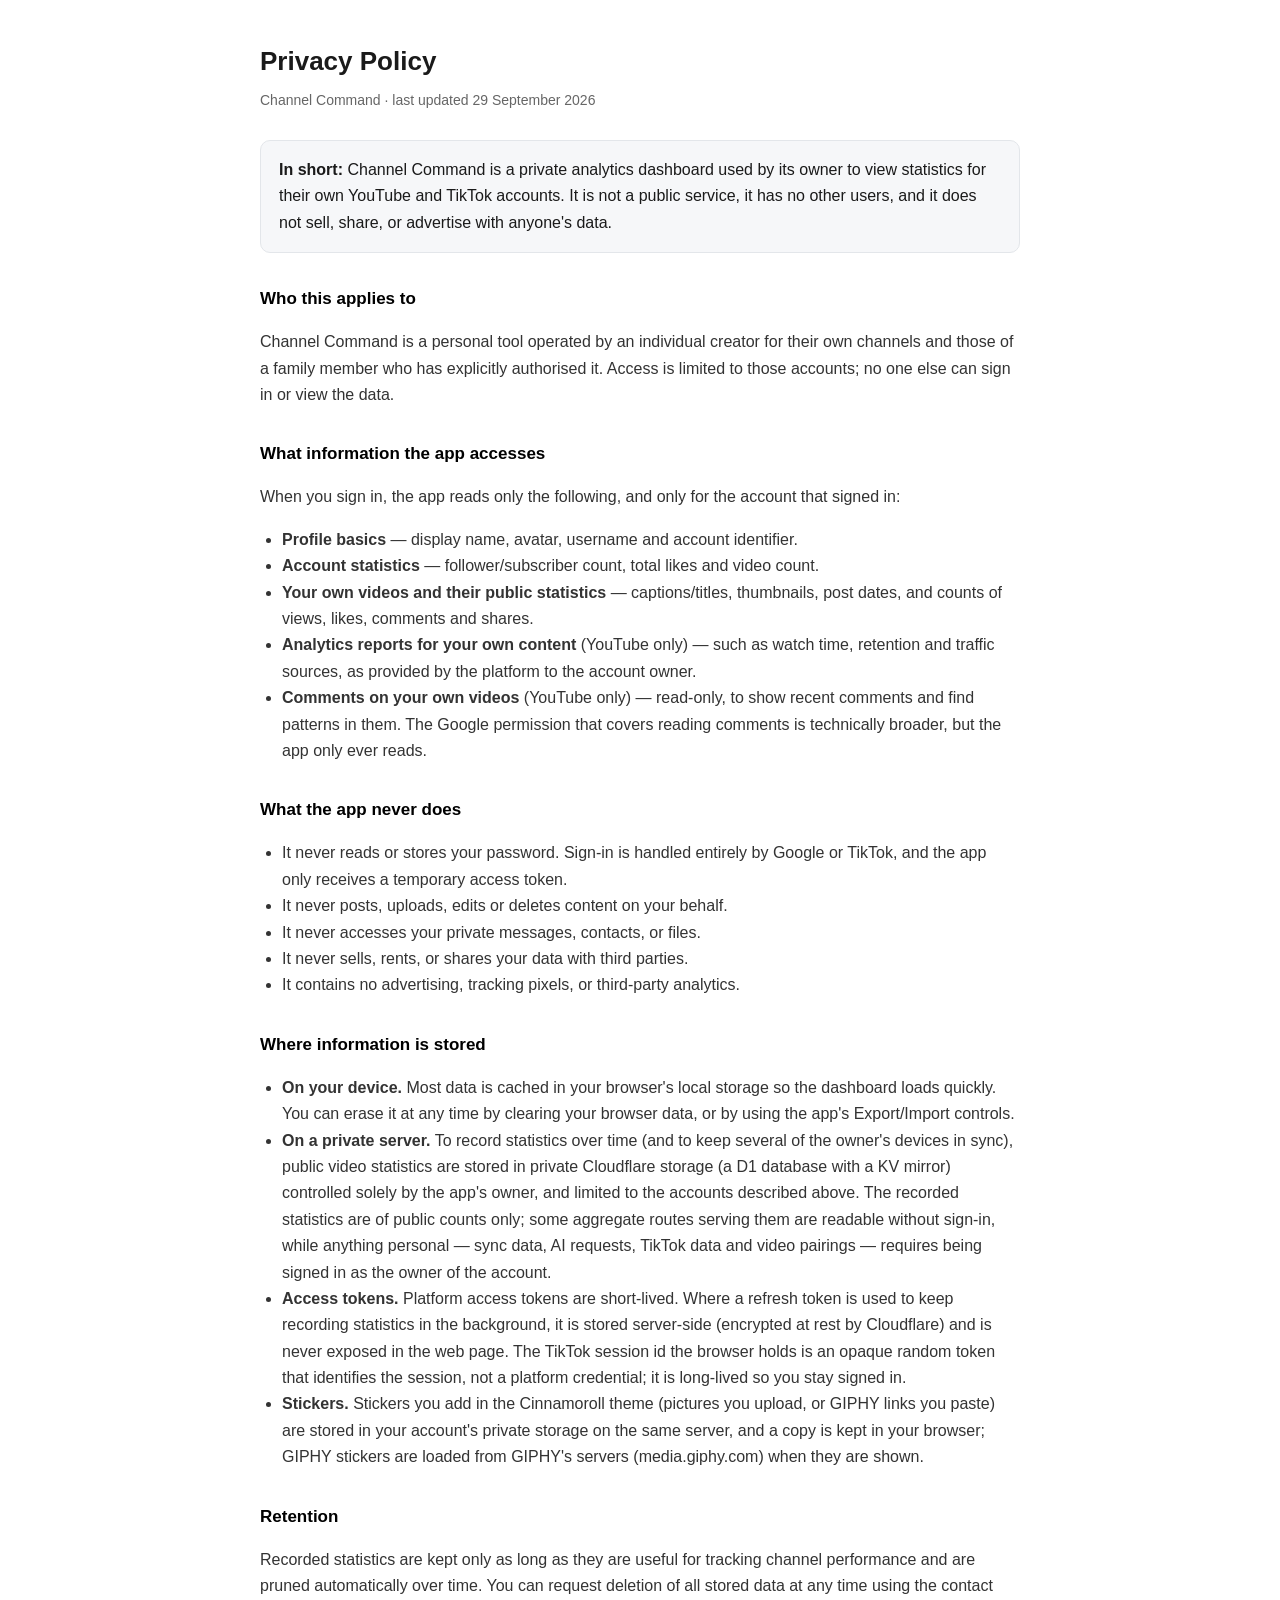
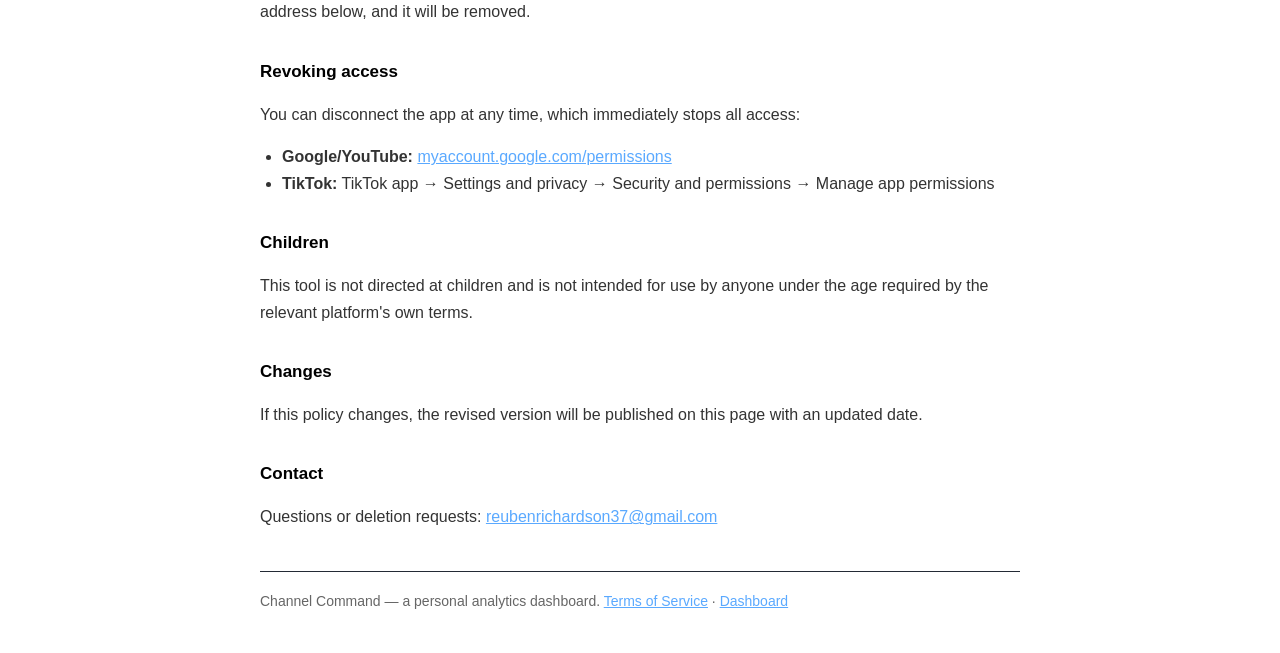
<file: privacy.html>
<!doctype html>
<html lang="en">
<head>
<meta charset="utf-8">
<meta name="viewport" content="width=device-width, initial-scale=1.0">
<title>Privacy Policy — Channel Command</title>
<style>
  :root { color-scheme: light dark; }
  body {
    margin:0; padding:40px 20px; background:#0f1218; color:#e9edf1;
    font-family:-apple-system,BlinkMacSystemFont,'Segoe UI',Roboto,sans-serif;
    line-height:1.65; font-size:16px;
  }
  main { max-width:760px; margin:0 auto; }
  h1 { font-size:26px; margin:0 0 6px; }
  h2 { font-size:17px; margin:32px 0 8px; color:#fff; }
  .updated { color:#8b96a5; font-size:14px; margin-bottom:28px; }
  p, li { color:#c9d3de; }
  ul { padding-left:22px; }
  a { color:#5aa9ff; }
  .box { background:#171c25; border:1px solid #232a35; border-radius:10px; padding:16px 18px; margin:22px 0; }
  footer { margin-top:40px; padding-top:18px; border-top:1px solid #232a35; color:#8b96a5; font-size:14px; }
  @media (prefers-color-scheme: light) {
    body { background:#ffffff; color:#1a1a1a; }
    h2 { color:#000; } p, li { color:#333; }
    .box { background:#f6f7f9; border-color:#e3e6ea; }
    .updated, footer { color:#666; }
  }
</style>
</head>
<body>
<main>
  <h1>Privacy Policy</h1>
  <div class="updated">Channel Command &middot; last updated 29 September 2026</div>

  <div class="box">
    <strong>In short:</strong> Channel Command is a private analytics dashboard used
    by its owner to view statistics for their own YouTube and TikTok accounts.
    It is not a public service, it has no other users, and it does not sell,
    share, or advertise with anyone's data.
  </div>

  <h2>Who this applies to</h2>
  <p>
    Channel Command is a personal tool operated by an individual creator for their
    own channels and those of a family member who has explicitly authorised it.
    Access is limited to those accounts; no one else can sign in or view the data.
  </p>

  <h2>What information the app accesses</h2>
  <p>When you sign in, the app reads only the following, and only for the account that signed in:</p>
  <ul>
    <li><strong>Profile basics</strong> &mdash; display name, avatar, username and account identifier.</li>
    <li><strong>Account statistics</strong> &mdash; follower/subscriber count, total likes and video count.</li>
    <li><strong>Your own videos and their public statistics</strong> &mdash; captions/titles, thumbnails,
      post dates, and counts of views, likes, comments and shares.</li>
    <li><strong>Analytics reports for your own content</strong> (YouTube only) &mdash; such as watch time,
      retention and traffic sources, as provided by the platform to the account owner.</li>
    <li><strong>Comments on your own videos</strong> (YouTube only) &mdash; read-only, to show recent
      comments and find patterns in them. The Google permission that covers reading comments
      is technically broader, but the app only ever reads.</li>
  </ul>

  <h2>What the app never does</h2>
  <ul>
    <li>It never reads or stores your password. Sign-in is handled entirely by
      Google or TikTok, and the app only receives a temporary access token.</li>
    <li>It never posts, uploads, edits or deletes content on your behalf.</li>
    <li>It never accesses your private messages, contacts, or files.</li>
    <li>It never sells, rents, or shares your data with third parties.</li>
    <li>It contains no advertising, tracking pixels, or third-party analytics.</li>
  </ul>

  <h2>Where information is stored</h2>
  <ul>
    <li><strong>On your device.</strong> Most data is cached in your browser's local
      storage so the dashboard loads quickly. You can erase it at any time by
      clearing your browser data, or by using the app's Export/Import controls.</li>
    <li><strong>On a private server.</strong> To record statistics over time (and to keep
      several of the owner's devices in sync), public video statistics are stored in
      private Cloudflare storage (a D1 database with a KV mirror) controlled solely by the
      app's owner, and limited to the accounts described above. The recorded statistics are
      of public counts only; some aggregate routes serving them are readable without
      sign-in, while anything personal &mdash; sync data, AI requests, TikTok data and
      video pairings &mdash; requires being signed in as the owner of the account.</li>
    <li><strong>Access tokens.</strong> Platform access tokens are short-lived. Where a refresh
      token is used to keep recording statistics in the background, it is stored server-side
      (encrypted at rest by Cloudflare) and is never exposed in the web page. The TikTok
      session id the browser holds is an opaque random token that identifies the session,
      not a platform credential; it is long-lived so you stay signed in.</li>
    <li><strong>Stickers.</strong> Stickers you add in the Cinnamoroll theme (pictures you
      upload, or GIPHY links you paste) are stored in your account's private storage on the
      same server, and a copy is kept in your browser; GIPHY stickers are loaded from
      GIPHY's servers (media.giphy.com) when they are shown.</li>
  </ul>

  <h2>Retention</h2>
  <p>
    Recorded statistics are kept only as long as they are useful for tracking
    channel performance and are pruned automatically over time. You can request
    deletion of all stored data at any time using the contact address below, and
    it will be removed.
  </p>

  <h2>Revoking access</h2>
  <p>
    You can disconnect the app at any time, which immediately stops all access:
  </p>
  <ul>
    <li><strong>Google/YouTube:</strong> <a href="https://myaccount.google.com/permissions" target="_blank" rel="noopener">myaccount.google.com/permissions</a></li>
    <li><strong>TikTok:</strong> TikTok app &rarr; Settings and privacy &rarr; Security and permissions &rarr; Manage app permissions</li>
  </ul>

  <h2>Children</h2>
  <p>
    This tool is not directed at children and is not intended for use by anyone
    under the age required by the relevant platform's own terms.
  </p>

  <h2>Changes</h2>
  <p>
    If this policy changes, the revised version will be published on this page with
    an updated date.
  </p>

  <h2>Contact</h2>
  <p>
    Questions or deletion requests:
    <a href="mailto:reubenrichardson37@gmail.com">reubenrichardson37@gmail.com</a>
  </p>

  <footer>
    Channel Command &mdash; a personal analytics dashboard.
    <a href="./terms.html">Terms of Service</a> &middot; <a href="./">Dashboard</a>
  </footer>
</main>
</body>
</html>
</file>
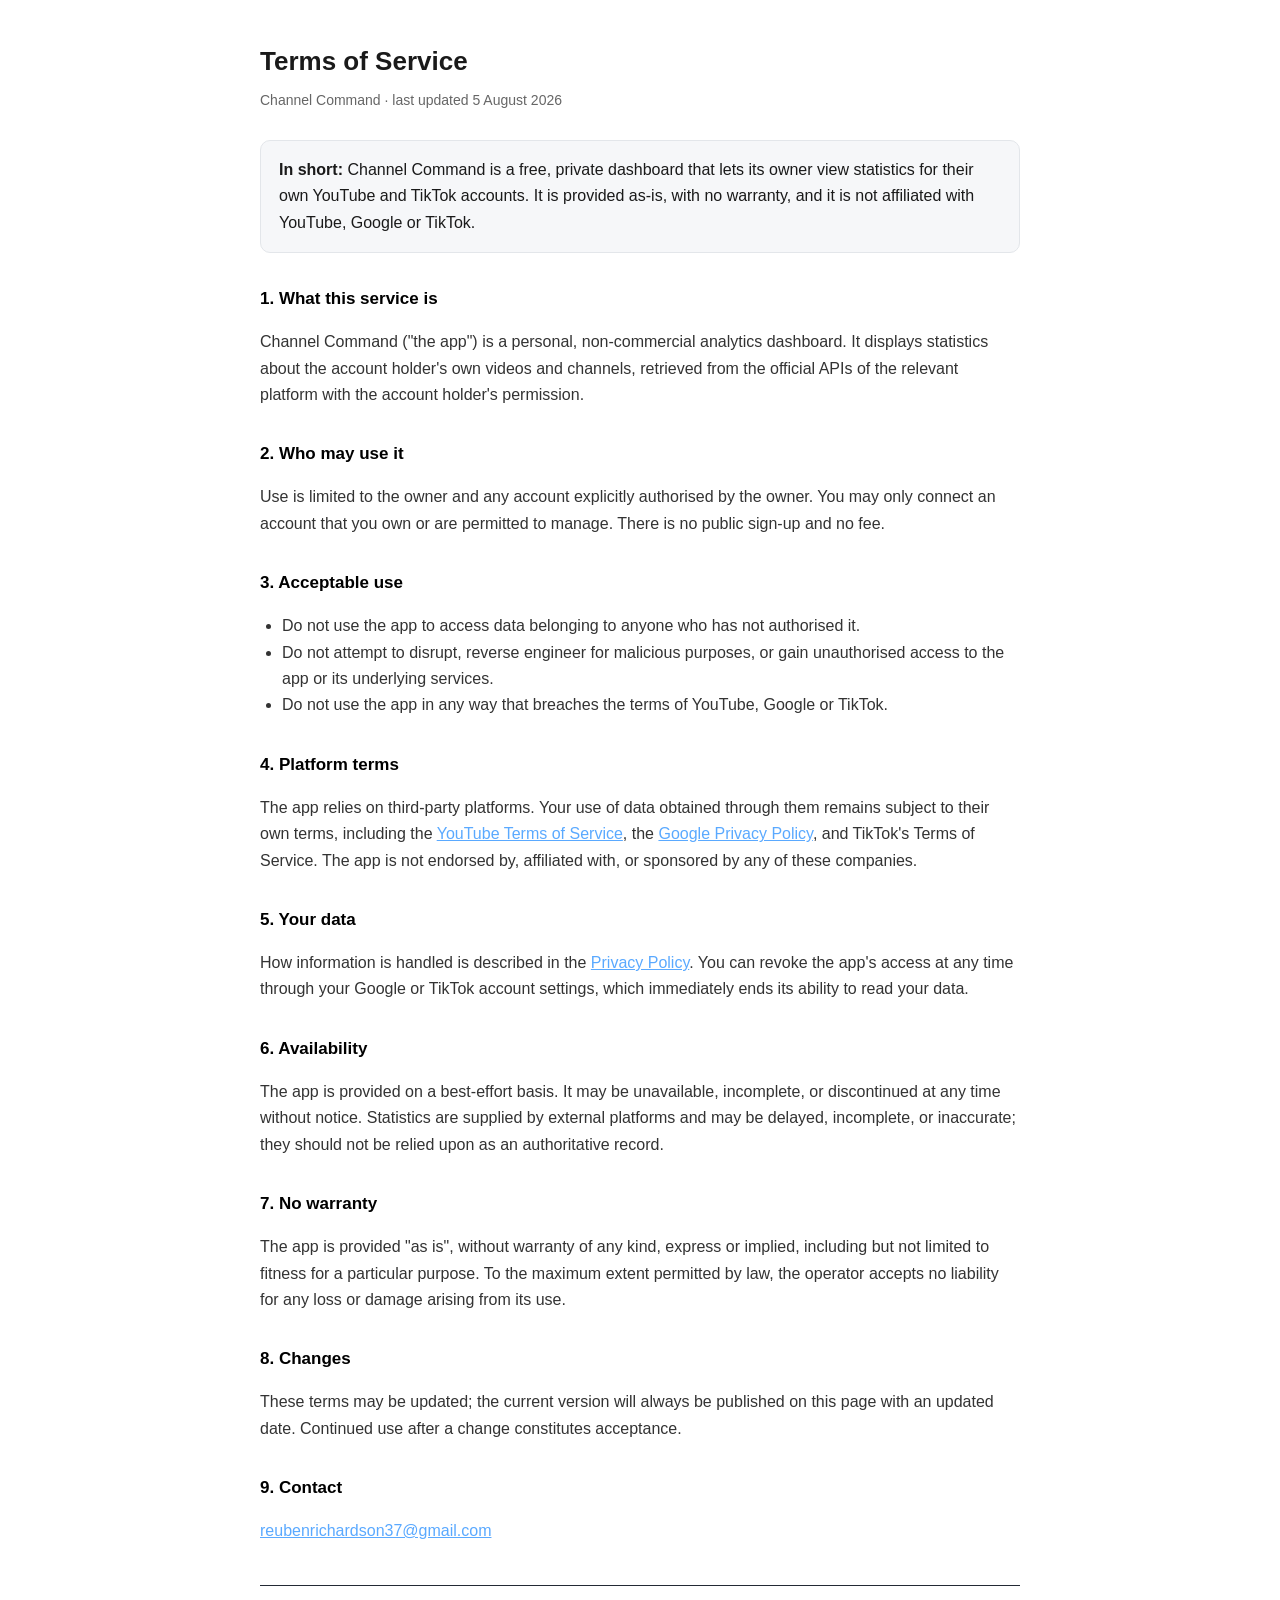
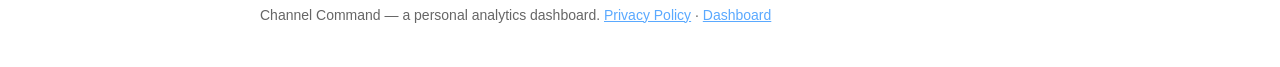
<file: terms.html>
<!doctype html>
<html lang="en">
<head>
<meta charset="utf-8">
<meta name="viewport" content="width=device-width, initial-scale=1.0">
<title>Terms of Service — Channel Command</title>
<style>
  :root { color-scheme: light dark; }
  body {
    margin:0; padding:40px 20px; background:#0f1218; color:#e9edf1;
    font-family:-apple-system,BlinkMacSystemFont,'Segoe UI',Roboto,sans-serif;
    line-height:1.65; font-size:16px;
  }
  main { max-width:760px; margin:0 auto; }
  h1 { font-size:26px; margin:0 0 6px; }
  h2 { font-size:17px; margin:32px 0 8px; color:#fff; }
  .updated { color:#8b96a5; font-size:14px; margin-bottom:28px; }
  p, li { color:#c9d3de; }
  ul { padding-left:22px; }
  a { color:#5aa9ff; }
  .box { background:#171c25; border:1px solid #232a35; border-radius:10px; padding:16px 18px; margin:22px 0; }
  footer { margin-top:40px; padding-top:18px; border-top:1px solid #232a35; color:#8b96a5; font-size:14px; }
  @media (prefers-color-scheme: light) {
    body { background:#ffffff; color:#1a1a1a; }
    h2 { color:#000; } p, li { color:#333; }
    .box { background:#f6f7f9; border-color:#e3e6ea; }
    .updated, footer { color:#666; }
  }
</style>
</head>
<body>
<main>
  <h1>Terms of Service</h1>
  <div class="updated">Channel Command &middot; last updated 5 August 2026</div>

  <div class="box">
    <strong>In short:</strong> Channel Command is a free, private dashboard that lets its
    owner view statistics for their own YouTube and TikTok accounts. It is provided
    as-is, with no warranty, and it is not affiliated with YouTube, Google or TikTok.
  </div>

  <h2>1. What this service is</h2>
  <p>
    Channel Command ("the app") is a personal, non-commercial analytics dashboard.
    It displays statistics about the account holder's own videos and channels,
    retrieved from the official APIs of the relevant platform with the account
    holder's permission.
  </p>

  <h2>2. Who may use it</h2>
  <p>
    Use is limited to the owner and any account explicitly authorised by the owner.
    You may only connect an account that you own or are permitted to manage. There
    is no public sign-up and no fee.
  </p>

  <h2>3. Acceptable use</h2>
  <ul>
    <li>Do not use the app to access data belonging to anyone who has not authorised it.</li>
    <li>Do not attempt to disrupt, reverse engineer for malicious purposes, or gain
      unauthorised access to the app or its underlying services.</li>
    <li>Do not use the app in any way that breaches the terms of YouTube, Google or TikTok.</li>
  </ul>

  <h2>4. Platform terms</h2>
  <p>
    The app relies on third-party platforms. Your use of data obtained through them
    remains subject to their own terms, including the
    <a href="https://www.youtube.com/t/terms" target="_blank" rel="noopener">YouTube Terms of Service</a>,
    the <a href="https://policies.google.com/privacy" target="_blank" rel="noopener">Google Privacy Policy</a>,
    and TikTok's Terms of Service. The app is not endorsed by, affiliated with, or
    sponsored by any of these companies.
  </p>

  <h2>5. Your data</h2>
  <p>
    How information is handled is described in the
    <a href="./privacy.html">Privacy Policy</a>. You can revoke the app's access at
    any time through your Google or TikTok account settings, which immediately ends
    its ability to read your data.
  </p>

  <h2>6. Availability</h2>
  <p>
    The app is provided on a best-effort basis. It may be unavailable, incomplete,
    or discontinued at any time without notice. Statistics are supplied by external
    platforms and may be delayed, incomplete, or inaccurate; they should not be
    relied upon as an authoritative record.
  </p>

  <h2>7. No warranty</h2>
  <p>
    The app is provided "as is", without warranty of any kind, express or implied,
    including but not limited to fitness for a particular purpose. To the maximum
    extent permitted by law, the operator accepts no liability for any loss or
    damage arising from its use.
  </p>

  <h2>8. Changes</h2>
  <p>
    These terms may be updated; the current version will always be published on this
    page with an updated date. Continued use after a change constitutes acceptance.
  </p>

  <h2>9. Contact</h2>
  <p>
    <a href="mailto:reubenrichardson37@gmail.com">reubenrichardson37@gmail.com</a>
  </p>

  <footer>
    Channel Command &mdash; a personal analytics dashboard.
    <a href="./privacy.html">Privacy Policy</a> &middot; <a href="./">Dashboard</a>
  </footer>
</main>
</body>
</html>
</file>
<file: style.css>
:root {
    --ink:#0f1317; --panel:#161c22; --panel-2:#1c242c; --line:#242e38;
    --text:#e9edf1; --muted:#7c8894; --live:#ff3b30; --up:#3ddc84; --down:#ff6b60;
    --accent:#5aa9ff; --purple:#b58cff; --gold:#ffcf5a;
  }
  body[data-theme="blush"] {
    --ink:#fbeef4; --panel:#ffffff; --panel-2:#f8dfeb; --line:#efcadb;
    --text:#46213c; --muted:#a06f8c; --live:#f43f8e; --up:#188a58; --down:#d94f5c;
    --accent:#d05ce3; --purple:#8b5cf6; --gold:#d97706;
  }
  body[data-theme="lavender"] {
    --ink:#f2effb; --panel:#ffffff; --panel-2:#e9e2f8; --line:#d9cdf1;
    --text:#33234f; --muted:#8878a8; --live:#a855f7; --up:#188a58; --down:#e11d48;
    --accent:#7c3aed; --purple:#c026d3; --gold:#b45309;
  }
  body[data-theme="honey"] {
    --ink:#faf3e7; --panel:#fffdf8; --panel-2:#f7ead2; --line:#ecd7b4;
    --text:#4a3416; --muted:#a3865a; --live:#ea580c; --up:#15803d; --down:#dc2626;
    --accent:#d97706; --purple:#9333ea; --gold:#b45309;
  }
  body[data-theme="ocean"] {
    --ink:#0a1220; --panel:#111c2e; --panel-2:#16243a; --line:#1f3350;
    --text:#e6eefb; --muted:#7e93b3; --live:#38bdf8; --up:#34d399; --down:#fb7185;
    --accent:#818cf8; --purple:#c084fc; --gold:#fbbf24;
  }
  body[data-theme="noir"] {
    --ink:#000000; --panel:#0c0c0e; --panel-2:#151518; --line:#232327;
    --text:#f4f4f5; --muted:#8b8b93; --live:#ff2d55; --up:#30d158; --down:#ff453a;
    --accent:#0a84ff; --purple:#bf5af2; --gold:#ffd60a;
  }
  /* refined palettes */
  body[data-theme="rose"] {
    --ink:#faf5f3; --panel:#ffffff; --panel-2:#f4e6e2; --line:#ecd8d2;
    --text:#3d2b30; --muted:#9c7f83; --live:#c05a72; --up:#2f8f6b; --down:#c0506a;
    --accent:#a86b8f; --purple:#8b6bb1; --gold:#b88a3e;
  }
  body[data-theme="sakura"] {
    --ink:#fdf4f7; --panel:#ffffff; --panel-2:#fbe4ec; --line:#f4d2de;
    --text:#4a2733; --muted:#a67d8b; --live:#e8698f; --up:#3a9b74; --down:#e05575;
    --accent:#c76fd6; --purple:#9b6ad0; --gold:#c98a3a;
  }
  body[data-theme="pearl"] {
    --ink:#f7f6f8; --panel:#ffffff; --panel-2:#efedf2; --line:#e5e2ea;
    --text:#2e2a33; --muted:#8b8794; --live:#d1608a; --up:#2f9e6a; --down:#d15a72;
    --accent:#b0729c; --purple:#8f74c4; --gold:#b3893f;
  }
  body[data-theme="mauve"] {
    --ink:#1a1520; --panel:#241d2e; --panel-2:#2e2539; --line:#3a2f47;
    --text:#f0e8f4; --muted:#a294b0; --live:#e77aa6; --up:#5fd0a0; --down:#f0728f;
    --accent:#c99af0; --purple:#d0a0f5; --gold:#f0c67a;
  }
  /* soft dark palettes for night / winding down (low glare, gentle accents) */
  body[data-theme="twilight"] {
    --ink:#12131f; --panel:#1b1d2e; --panel-2:#24263a; --line:#31344c;
    --text:#e7e8f6; --muted:#9095b6; --live:#f08ab0; --up:#5fd0a0; --down:#f0728f;
    --accent:#a6a0f0; --purple:#bfaef5; --gold:#f0cc84;
  }
  body[data-theme="berry"] {
    --ink:#1b1319; --panel:#271923; --panel-2:#33222d; --line:#402b38;
    --text:#f4e6ee; --muted:#b18b9c; --live:#e86a96; --up:#63c99a; --down:#ef6d8a;
    --accent:#d488b4; --purple:#c58fd8; --gold:#e6b47a;
  }
  body[data-theme="rosenight"] {
    --ink:#17141a; --panel:#211c24; --panel-2:#2b242e; --line:#372e3a;
    --text:#f2e9ef; --muted:#a8929f; --live:#e08099; --up:#66c79a; --down:#e37088;
    --accent:#cf90ab; --purple:#b48bcc; --gold:#dcb47e;
  }
  body[data-theme="dusk"] {
    --ink:#141420; --panel:#1d1d2b; --panel-2:#262637; --line:#333349;
    --text:#e9e7f2; --muted:#9896ad; --live:#d67ba4; --up:#5ecb9d; --down:#e07293;
    --accent:#b39ce0; --purple:#c3a8e6; --gold:#e3c082;
  }
  /* ☁️ Cinnamoroll — cute and soft, tuned to the character: a sky-blue ground with faint
     stars, fluffy white panels, type in his cinnamon-brown outline colour (darkened until it
     reads at 7:1), his baby-blue eyes as the accent and his pink cheeks for anything live or
     celebrating. Colours only — no character art is drawn here; real Cinnamoroll pictures
     come from official GIPHY stickers or your own uploads (stickers.js). Contrast (WCAG):
       --text  8.3:1 on --panel · 7.2:1 on --ink        --muted 6.4:1 panel · 5.6:1 ink
       --up    5.5:1 on --panel                         --down  5.4:1 on --panel
       --accent 5.7:1 on --panel · 5.0:1 on --ink · 4.6:1 on the header sky; --ink on an --accent pill (a selected tab) 5.0:1
       --gold 5.3:1 on --panel · --live 4.8:1 on --panel (small chart labels stay legible)
     --confetti is read by the party confetti; themes without it keep the classic colours. */
  body[data-theme="cloud"] {
    --ink:#e2f1fe; --panel:#ffffff; --panel-2:#f1f8ff; --line:#d2e6f8;
    --text:#6e4429; --muted:#785843; --live:#c93a7a; --up:#16784d; --down:#c0355e;
    --accent:#2f68a8; --purple:#8165cc; --gold:#94600f;
    --cream:#fff9ef; --blush:#ffd6e6;
    --confetti:#ffb8d2, #a8d8ff, #fff1c1, #ffffff, #d9c9ff, #bff0da, #7fb8ec, #ff94bd;
    --f-num:'Fredoka','Sora',system-ui,sans-serif;
  }
  /* light themes get a softer, on-palette error banner (dark themes keep the default red) */
  body[data-theme="blush"] .error, body[data-theme="lavender"] .error, body[data-theme="honey"] .error,
  body[data-theme="rose"] .error, body[data-theme="sakura"] .error, body[data-theme="pearl"] .error,
  body[data-theme="cloud"] .error {
    background:rgba(192,80,106,.08); border-color:rgba(192,80,106,.35); color:#a83553;
  }
  /* Type: Figtree for everything you read, Sora for every number. Mono is kept only
     where digits must line up in a column (table cells, axis ticks). */
  :root { --f-sans:'Figtree',system-ui,sans-serif; --f-num:'Sora',system-ui,sans-serif;
          --f-mono:'IBM Plex Mono',ui-monospace,monospace; }
  body { transition:background .25s ease, color .25s ease; }
  * { box-sizing:border-box; margin:0; padding:0; }
  body {
    background:var(--ink); color:var(--text);
    font-family:var(--f-sans);
    -webkit-font-smoothing:antialiased; text-rendering:optimizeLegibility;
    display:flex; flex-direction:column; align-items:center;
    padding:24px 14px 60px; min-height:100vh;
  }
  .wrap { width:100%; max-width:1460px; position:relative; z-index:1; }

  /* floating thumbnail balls background */
  #bgBalls { position:fixed; inset:0; overflow:hidden; z-index:0; pointer-events:none; }
  .bgball { position:absolute; border-radius:50%; background-size:cover; background-position:center; opacity:.15; filter:blur(1px); animation:floatBall linear infinite; will-change:transform; }
  @keyframes floatBall { 0% { transform:translateY(110vh) rotate(0deg); } 100% { transform:translateY(-30vh) rotate(300deg); } }
  @media (prefers-reduced-motion:reduce){ .bgball { display:none; } }

  header { display:flex; align-items:center; gap:12px; padding-bottom:16px; border-bottom:1px solid var(--line); margin-bottom:20px; }
  .live-dot { width:10px; height:10px; border-radius:50%; background:var(--muted); flex:none; }
  .live-dot.on { background:var(--live); animation:pulse 1.6s ease-in-out infinite; }
  @keyframes pulse { 0%,100%{box-shadow:0 0 0 0 rgba(255,59,48,.5);} 50%{box-shadow:0 0 0 7px rgba(255,59,48,0);} }
  @media (prefers-reduced-motion:reduce){ .live-dot.on{animation:none;} }
  header h1 { font-size:14px; font-weight:700; letter-spacing:.14em; text-transform:uppercase; }
  header .status { margin-left:auto; font-family:var(--f-mono); font-size:11px; color:var(--muted); text-align:right; }
  header select { width:auto; padding:6px 8px; font-size:11px; flex:none; }

  .card { background:var(--panel); border:1px solid var(--line); border-radius:12px; padding:20px; margin-bottom:14px; }
  .card h2 { font-size:14px; font-weight:600; margin-bottom:12px; font-family:var(--f-num); }
  label { display:block; font-size:11px; letter-spacing:.08em; text-transform:uppercase; color:var(--muted); margin-bottom:5px; }
  input, select {
    width:100%; background:var(--ink); border:1px solid var(--line); color:var(--text);
    border-radius:7px; padding:10px 12px; font-family:var(--f-mono); font-size:13px;
  }
  input:focus, select:focus, textarea:focus, button:focus-visible { outline:2px solid var(--accent); outline-offset:1px; }
  textarea {
    width:100%; background:var(--ink); border:1px solid var(--line); color:var(--text);
    border-radius:7px; padding:10px 12px; font-family:var(--f-sans); font-size:13px; resize:vertical; line-height:1.5;
  }
  .idea-list { margin:6px 0 2px; padding:0; list-style:none; }
  .idea-list li { padding:7px 10px; margin:5px 0; background:var(--panel-2); border:1px solid var(--line); border-radius:7px; font-size:13px; line-height:1.45; }
  .idea-list li .why { display:block; color:var(--muted); font-size:11px; margin-top:2px; }
  /* Idea Studio layout: Titles | On-screen text side by side; video ideas in two columns */
  .idea-cols { display:grid; grid-template-columns:1fr 1fr; gap:18px; }
  .idea-cols .dsection { margin-bottom:14px; }
  .idea-list.grid2 { display:grid; grid-template-columns:1fr 1fr; gap:7px; }
  .idea-list.grid2 li { margin:0; }
  @media (max-width:640px) { .idea-cols, .idea-list.grid2 { grid-template-columns:1fr; } }
  .chiprow { display:flex; flex-wrap:wrap; gap:6px; margin-top:4px; }
  .chip { background:var(--panel-2); border:1px solid var(--line); border-radius:20px; padding:4px 11px; font-size:12px; color:var(--text); }
  /* report card (per-video grade) */
  .reportcard { display:flex; gap:16px; align-items:center; background:var(--panel-2); border:1px solid var(--line); border-radius:12px; padding:14px 16px; margin:6px 0 12px; flex-wrap:wrap; }
  .grade-badge { flex:none; width:66px; height:66px; border-radius:15px; display:flex; align-items:center; justify-content:center; font-family:var(--f-num); font-size:27px; font-weight:700; color:#fff; box-shadow:0 4px 14px rgba(0,0,0,.2); }
  .grade-meta { flex:1; min-width:190px; }
  .grade-meta .big { font-size:15px; font-weight:700; color:var(--text); }
  .grade-bars { display:flex; flex-direction:column; gap:5px; margin-top:9px; }
  .gbar { display:flex; align-items:center; gap:8px; font-size:11px; }
  .gbar .gl { width:88px; color:var(--muted); flex:none; }
  .gbar .gt { flex:1; height:6px; background:var(--line); border-radius:4px; overflow:hidden; }
  .gbar .gf { display:block; height:100%; border-radius:4px; }
  .gbar .gv { width:52px; text-align:right; color:var(--text); font-family:var(--f-num); flex:none; }
  .tips { margin:8px 0 2px; padding:0; list-style:none; }
  .tips li { padding:8px 10px 8px 32px; margin:5px 0; background:var(--panel-2); border:1px solid var(--line); border-radius:7px; font-size:12.5px; line-height:1.45; position:relative; }
  .tips li::before { content:'💡'; position:absolute; left:9px; top:7px; }
  .hint { font-size:12px; color:var(--muted); margin-top:10px; line-height:1.6; }
  .hint a { color:var(--text); }
  .hint code { background:var(--panel-2); padding:1px 5px; border-radius:4px; font-size:11px; }
  button.primary {
    background:var(--live); color:#fff; border:none; border-radius:7px; padding:11px 22px;
    font-family:var(--f-num); font-size:13px; font-weight:700; letter-spacing:.04em; cursor:pointer;
  }
  button.primary:hover { filter:brightness(1.1); }
  button.ghost {
    background:transparent; color:var(--muted); border:1px solid var(--line); border-radius:7px;
    padding:8px 14px; font-size:12px; cursor:pointer; font-family:var(--f-sans); font-weight:500;
  }
  button.ghost:hover { color:var(--text); border-color:var(--muted); }
  button.ghost[disabled] { opacity:.35; cursor:not-allowed; }
  #soundBtn { transition:border-color .2s, color .2s; }
  #soundBtn.on { color:var(--accent); border-color:var(--accent); }
  .row { display:flex; gap:10px; flex-wrap:wrap; align-items:flex-end; }
  .field { flex:1 1 260px; }

  .error { display:none; background:rgba(255,59,48,.08); border:1px solid rgba(255,59,48,.4); color:#ffb4ae; border-radius:10px; padding:12px 16px; margin-bottom:14px; font-size:13px; line-height:1.5; cursor:pointer; }

  .channel-banner { display:none; align-items:center; gap:14px; padding:12px 16px; }
  .channel-banner img { width:44px; height:44px; border-radius:50%; background:var(--panel-2); }
  .channel-banner .ct { font-size:15px; font-weight:700; }
  .channel-banner .cc { font-size:12px; color:var(--muted); margin-top:2px; font-family:var(--f-sans); }
  .channel-banner .controls { margin-left:auto; display:flex; gap:8px; flex:none; flex-wrap:wrap; }
  .channel-banner select { width:auto; padding:8px 10px; font-size:12px; }

  .grid { display:none; grid-template-columns:repeat(4,1fr); gap:12px; margin-bottom:14px; }
  .stat { background:var(--panel); border:1px solid var(--line); border-radius:12px; padding:16px; transition:transform .2s ease, box-shadow .2s ease, border-color .2s ease; }
  .stat:hover { transform:translateY(-2px); border-color:var(--accent); box-shadow:0 6px 18px rgba(0,0,0,.14); }
  .stat .label { font-size:10px; letter-spacing:.12em; text-transform:uppercase; color:var(--muted); }
  .stat-num { font-family:var(--f-num); font-weight:600; font-size:clamp(20px,4vw,32px); margin-top:7px; font-variant-numeric:tabular-nums; transition:color .8s ease; }
  .stat-num.flash { color:var(--up); transition:color 0s; }
  @keyframes bumpUp { 0% { transform:translateY(8px); opacity:.35; } 100% { transform:none; opacity:1; } }
  .stat-num.bump { animation:bumpUp .5s ease; }
  @keyframes pop { 0%{transform:scale(1);} 40%{transform:scale(1.14);} 100%{transform:scale(1);} }
  .stat.hit { animation:pop .45s ease; }
  header .status { transition:color 1.4s ease; }
  header .status.tick { color:var(--up); transition:none; }
  /* gentle entrance for cards + panels — staggered, so the page reads as assembling
     itself rather than snapping on. --i is set per card by JS on every room switch. */
  @keyframes cardIn { from { opacity:0; transform:translateY(20px) scale(.985); } to { opacity:1; transform:none; } }
  .card, .grid, .footer-tools { animation:cardIn .55s cubic-bezier(.2,.9,.25,1) both;
    animation-delay:calc(var(--i, 0) * 70ms); }

  /* ---------- the answer card ---------- */
  .answer-card { padding:18px 20px 16px; }
  .achips { display:flex; gap:6px; flex-wrap:wrap; margin-bottom:12px; }
  .achips button { font:inherit; font-family:var(--f-sans); font-size:12px; font-weight:600; border:0;
    cursor:pointer; padding:7px 14px; border-radius:999px; background:var(--panel-2); color:var(--muted); }
  .achips button.on { background:var(--accent); color:var(--ink); }
  .abody.in { animation:answerIn .38s cubic-bezier(.2,.9,.25,1) both; }
  @keyframes answerIn { from { opacity:0; transform:translateY(11px); } to { opacity:1; transform:none; } }
  .abody .ah { font-family:var(--f-num); font-size:15px; font-weight:600; letter-spacing:-.02em; }
  .abody .af { font-family:var(--f-num); font-weight:800; letter-spacing:-.045em; line-height:1.02;
    font-size:clamp(30px,5.4vw,52px); margin:5px 0 8px; }
  .abody .ap { font-size:13.5px; color:var(--muted); line-height:1.6; max-width:70ch; }

  /* ---------- folds: secondary detail, one tap away ----------
     A native <details>, so it opens with a keyboard, is announced as expandable, and a
     screenshot or test harness can open every one of them at once. Nothing is removed by
     folding it — the content is in the page, just closed. */
  details.cc-more { border-top:1px solid var(--line); margin-top:12px; }
  /* the summary is only as wide as its words, so the right-hand side stays clear (the
     Cinnamoroll sticker peeks up there over the next card) */
  details.cc-more > summary { list-style:none; cursor:pointer; display:flex; align-items:center;
    width:max-content; max-width:100%; gap:7px; min-height:38px; padding:10px 0 0; font-family:var(--f-sans);
    font-size:12.5px; font-weight:700; color:var(--accent); -webkit-tap-highlight-color:transparent; }
  details.cc-more > summary::-webkit-details-marker { display:none; }
  details.cc-more > summary::after { content:"▾"; content:"▾" / ""; font-size:13px; line-height:1;
    transition:transform .2s ease; }
  details.cc-more[open] > summary::after { transform:rotate(180deg); }
  @media (hover:hover) { details.cc-more > summary:hover { text-decoration:underline; text-underline-offset:3px; } }
  details.cc-more > summary:focus-visible { outline:2px solid var(--accent); outline-offset:2px; border-radius:6px; }
  details.cc-more .cc-more-body { padding-top:10px; }
  @media (pointer:coarse) { details.cc-more > summary { min-height:44px; } }
  @media (prefers-reduced-motion:reduce) { details.cc-more > summary::after { transition:none; } }

  /* ---------- rooms ---------- */
  .roombar { display:flex; gap:9px; align-items:center; flex-wrap:wrap; margin-bottom:14px; }
  /* Scrolls sideways rather than crushing. At four tabs `flex:1` shared the bar evenly and
     that was fine; at six it gave each label about 50px on a phone, which truncates a word
     like "Audience" to nothing legible. Now they grow to fill a wide bar and hold their
     own width on a narrow one, and the row scrolls — the scrollbar itself is hidden
     because the pill shape is the affordance and a grey trough under it reads as a bug. */
  .tabs { display:flex; gap:4px; background:var(--panel); border:1px solid var(--line);
    border-radius:999px; padding:4px; flex:1 1 280px;
    overflow-x:auto; scrollbar-width:none; -ms-overflow-style:none; scroll-snap-type:x proximity; }
  .tabs::-webkit-scrollbar { display:none; }
  .tabs button { flex:1 0 auto; min-width:64px; white-space:nowrap; scroll-snap-align:center;
    font:inherit; font-family:var(--f-num); font-size:12.5px; font-weight:600;
    letter-spacing:-.01em; border:0; cursor:pointer; padding:9px 11px; border-radius:999px;
    background:transparent; color:var(--muted); transition:color .2s ease; }
  .tabs button[aria-selected="true"] { background:var(--accent); color:var(--ink); }
  .onepage { display:flex; align-items:center; gap:7px; font-size:11.5px; color:var(--muted); cursor:pointer;
    padding:8px 14px; border:1px solid var(--line); border-radius:999px; flex:none;
    user-select:none; text-transform:none; letter-spacing:0; margin:0; }
  .onepage input { accent-color:var(--accent); width:15px; height:15px; margin:0; padding:0; }
  .room-pane { display:none; }
  .room-pane.on { display:block; }
  body.onepage-on .room-pane { display:block; }
  body.onepage-on .tabs { display:none; }
  .room-divider { display:none; align-items:center; gap:11px; margin:20px 0 12px; }
  body.onepage-on .room-divider { display:flex; }
  /* Until an account is connected there is nothing in any room, and with One page saved
     from a previous visit the page would otherwise print three or four section headings
     with nothing under them, directly beneath the sign-in card. Same specificity as the
     onepage-on rules above, so it has to sit after them to win. */
  body:not(.signed-in) .room-pane, body:not(.signed-in) .room-divider { display:none; }
  .room-divider span { font-family:var(--f-num); font-size:11px; font-weight:700; letter-spacing:.14em;
    text-transform:uppercase; color:var(--muted); }
  .room-divider hr { flex:1; border:0; border-top:1px solid var(--line); }

  /* ---------- motion: odometer on the headline numbers ---------- */
  .odo { display:inline-flex; align-items:center; }
  .odo .col { position:relative; overflow:hidden; width:.62em; }
  .odo .col .strip { position:absolute; inset:0; transition:transform .95s cubic-bezier(.16,1,.3,1); }
  .odo .col .strip span { display:block; text-align:center; }

  /* ---------- motion: a like or subscriber landing ---------- */
  .stat { position:relative; overflow:hidden; }
  .stat .rip { position:absolute; left:50%; top:50%; width:12px; height:12px; margin:-6px 0 0 -6px;
    border-radius:50%; border:2px solid var(--up); pointer-events:none; opacity:.9; }
  .stat .rip.go { animation:ripOut .9s cubic-bezier(.16,1,.3,1) forwards; }
  @keyframes ripOut { to { width:300px; height:300px; margin:-150px 0 0 -150px; opacity:0; } }
  .stat .hrt { position:absolute; left:50%; bottom:8px; font-size:15px; opacity:0; pointer-events:none; }
  .stat .hrt.go { animation:hrtUp 1.05s cubic-bezier(.3,.9,.4,1) forwards; }
  @keyframes hrtUp { 0% { opacity:0; transform:translate(-50%,0) scale(.5); }
    18% { opacity:1; transform:translate(-50%,-14px) scale(1.1); }
    100% { opacity:0; transform:translate(calc(-50% + var(--dx,0px)),-80px) scale(.8); } }

  /* ---------- motion: shimmer instead of a text swap that shoves the page ---------- */
  .sk { display:flex; flex-direction:column; gap:9px; padding:4px 0; }
  .sk i { display:block; height:18px; border-radius:6px; background:linear-gradient(90deg,
      var(--panel-2) 0%, color-mix(in srgb, var(--panel-2) 55%, var(--muted)) 45%, var(--panel-2) 90%);
    background-size:280% 100%; animation:shim 1.5s linear infinite; }
  @keyframes shim { from { background-position:120% 0; } to { background-position:-60% 0; } }

  /* ---------- motion: date range slides in the direction you moved ---------- */
  .slidebox.out { opacity:0; transform:translateX(-22px); transition:opacity .16s ease, transform .16s ease; }
  .slidebox.in { animation:slideNew .36s cubic-bezier(.2,.95,.3,1) both; }
  @keyframes slideNew { from { opacity:0; transform:translateX(26px); } to { opacity:1; transform:none; } }

  /* ---------- the milestone moment ---------- */
  #confettiCv { position:fixed; inset:0; z-index:230; pointer-events:none; display:none; }
  #party { position:fixed; inset:0; z-index:220; display:none; place-items:center; padding:24px; }
  #party.on { display:grid; }
  #party .scrim { position:absolute; inset:0; background:rgba(6,9,13,.58);
    backdrop-filter:blur(18px) saturate(.75); -webkit-backdrop-filter:blur(18px) saturate(.75);
    animation:scrimIn .45s ease both; }
  @keyframes scrimIn { from { opacity:0; } to { opacity:1; } }
  #party .core { position:relative; text-align:center; color:#fff; z-index:1; max-width:min(92vw,700px);
    animation:coreIn .85s cubic-bezier(.16,1.45,.34,1) both; }
  @keyframes coreIn { from { opacity:0; transform:scale(.55) translateY(26px); } to { opacity:1; transform:none; } }
  #party .plb { font-family:var(--f-sans); font-size:13px; font-weight:600; letter-spacing:.2em;
    text-transform:uppercase; color:rgba(255,255,255,.72); }
  #party .pnum { font-family:var(--f-num); font-weight:800; letter-spacing:-.055em; line-height:.92;
    font-size:clamp(64px,17vw,178px); margin:8px 0 6px;
    text-shadow:0 0 60px rgba(255,255,255,.28), 0 14px 60px rgba(0,0,0,.5); }
  #party .psub { font-family:var(--f-sans); font-size:clamp(15px,2.6vw,20px); font-weight:600; color:rgba(255,255,255,.92); }
  #party .pnote { font-family:var(--f-sans); font-size:13.5px; color:rgba(255,255,255,.62); margin-top:9px; line-height:1.55; }
  #party .pclose { margin-top:24px; font:inherit; font-family:var(--f-num); font-size:14px; font-weight:600;
    padding:12px 32px; border-radius:999px; border:0; cursor:pointer; background:#fff; color:#12161b; }
  #party .pclose:focus-visible { outline:3px solid #fff; outline-offset:3px; }
  @media (prefers-reduced-motion:reduce){
    .stat-num.bump, .stat.hit, .card, .grid, .footer-tools { animation:none; }
    .stat:hover { transform:none; }
    svg.chart path.line { stroke-dashoffset:0 !important; animation:none !important; }
    .abody.in, #party .core, #party .scrim, .stat .rip, .stat .hrt, .slidebox.in { animation:none; }
    .sk i { animation:none; }
    .odo .col .strip { transition:none; }
    #confettiCv { display:none !important; }
  }
  /* the left rule is the series' line-key — a filled swatch would be data-weight ink doing a label's job */
  #chartTip { position:fixed; z-index:99; display:none; pointer-events:none; background:var(--panel-2); border:1px solid var(--line);
    border-left:3px solid var(--tip-key, var(--line)); color:var(--text); font-family:var(--f-mono); font-size:11.5px;
    line-height:1.45; padding:7px 11px; border-radius:7px; box-shadow:0 6px 20px rgba(0,0,0,.32); max-width:250px; }
  .stat .delta { font-family:var(--f-sans); font-weight:600; font-size:11.5px; margin-top:5px; color:var(--muted); min-height:15px; }
  .stat .delta.up { color:var(--up); }
  .stat .delta.down { color:var(--down); }

  .velocity { display:none; }
  .vhead { display:flex; align-items:baseline; gap:10px; margin-bottom:12px; }
  .vhead .label { font-size:10px; letter-spacing:.12em; text-transform:uppercase; color:var(--muted); }
  .vhead .rate { margin-left:auto; font-family:var(--f-num); font-weight:600; font-size:12px; }
  /* Fills from the right, newest last, and a bar never grows past a bar's width. With
     `flex:1` and no ceiling the first two refreshes of a session rendered as two slabs
     half the card wide each, which reads as a chart of something rather than as two
     samples of a strip that is going to hold sixty. */
  .bars { display:flex; align-items:flex-end; justify-content:flex-end; gap:3px; height:56px;
    border-bottom:1px solid var(--line); }
  .bars .bar { flex:1 1 0; min-width:3px; max-width:16px; background:var(--live); border-radius:2px 2px 0 0; min-height:2px; }
  .bars .bar.zero { background:var(--line); }
  /* backfilled from the recordings — movement from before this tab opened, so it fades */
  .bars .bar.back { opacity:.38; }
  .session { margin-top:10px; font-family:var(--f-sans); font-size:11.5px; color:var(--muted); }
  .session b { color:var(--up); font-weight:600; }

  .tablecard { display:none; padding:0; overflow:hidden; }
  .thead-bar { display:flex; align-items:center; padding:14px 16px; border-bottom:1px solid var(--line); gap:10px; }
  .thead-bar .label { font-size:10px; letter-spacing:.12em; text-transform:uppercase; color:var(--muted); }
  .thead-bar select { width:auto; padding:6px 10px; font-size:12px; margin-left:auto; }
  .tscroll { overflow-x:auto; -webkit-overflow-scrolling:touch; }
  table { width:100%; border-collapse:collapse; font-size:13px; min-width:780px; }
  th { text-align:right; font-size:10px; letter-spacing:.1em; text-transform:uppercase; color:var(--muted); font-weight:500; padding:10px 14px; border-bottom:1px solid var(--line); }
  th[data-sort] { cursor:pointer; user-select:none; white-space:nowrap; transition:color .15s; }
  th[data-sort]:hover { color:var(--text); }
  th[data-sort].sorted { color:var(--accent); }
  th[data-sort].sorted.desc::after { content:' ▼'; font-size:8px; }
  th[data-sort].sorted.asc::after { content:' ▲'; font-size:8px; }
  th:first-child { text-align:left; }
  td { padding:10px 14px; border-bottom:1px solid var(--line); font-family:var(--f-num); font-weight:500; font-variant-numeric:tabular-nums; text-align:right; white-space:nowrap; }
  tr:last-child td { border-bottom:none; }
  td.title { text-align:left; font-family:var(--f-sans); white-space:normal; min-width:200px; max-width:320px; line-height:1.35; cursor:pointer; }
  td.title:hover { text-decoration:underline; }
  td .tickup { color:var(--up); }
  td .zero { color:var(--muted); opacity:.55; }
  tr.mover td { background:rgba(61,220,132,.05); }
  tr[data-vid] { cursor:pointer; }
  tr[data-vid]:hover td { background:var(--panel-2); }

  /* ---- channel trends ---- */
  .trends { display:none; }
  .trends .thead { display:flex; align-items:center; gap:10px; flex-wrap:wrap; margin-bottom:6px; }
  .trends .thead .label { font-size:10px; letter-spacing:.12em; text-transform:uppercase; color:var(--muted); }
  .trends .range-row { margin-left:auto; margin-bottom:0; }
  .trends .range-row button { flex:none; min-width:0; padding:6px 12px; }

  .dsection { margin-bottom:20px; }
  .dsection:last-child { margin-bottom:4px; }
  .dsection h4 { font-size:12px; font-weight:700; color:var(--text); margin-bottom:3px; }
  .explain { font-size:11.5px; color:var(--muted); line-height:1.55; margin-bottom:10px; }
  .comment { padding:11px 0; border-bottom:1px solid var(--line); }
  .comment:last-child { border-bottom:none; }
  .comment .who { font-size:12px; font-weight:600; }
  .comment .who span { color:var(--muted); font-weight:400; }
  .comment .txt { font-size:13px; line-height:1.5; margin-top:3px; overflow-wrap:anywhere; }
  .comment .on { font-size:11px; color:var(--muted); margin-top:4px; }
  .vthumb { aspect-ratio:16/9; object-fit:cover; border-radius:6px; background:var(--panel-2); display:block; border:1px solid var(--line); }
  td.thumbcell { padding:6px 0 6px 14px; width:76px; }
  td.thumbcell .vthumb { width:72px; }
  .chip { display:inline-block; padding:3px 10px; border:1px solid var(--line); border-radius:999px; font-size:11px; margin:0 5px 6px 0; background:var(--ink); }
  .chip b { font-weight:600; color:var(--muted); font-size:10px; }
  .chip.missing { border-color:var(--gold); color:var(--gold); }
  .simrow { display:flex; gap:10px; font-size:12px; padding:7px 0; border-bottom:1px solid var(--line); align-items:center; }
  .simrow:last-child { border-bottom:none; }
  .simrow .st { flex:1; line-height:1.35; }
  .simrow .st span { color:var(--muted); font-size:11px; }
  .simrow .sv { flex:none; font-family:var(--f-mono); font-size:11px; color:var(--muted); }
  .footer-tools { display:flex; gap:8px; justify-content:center; align-items:center; margin-top:4px; flex-wrap:wrap; }
  #syncStatus { font-size:11px; color:var(--muted); font-family:var(--f-mono); }
  #syncStatus.on { color:var(--up); }
  .bignums { display:flex; gap:10px; flex-wrap:wrap; margin-bottom:10px; }
  .bignums .mcell { flex:1 1 120px; }

  svg.chart { width:100%; height:auto; display:block; background:var(--ink); border:1px solid var(--line); border-radius:10px; }
  svg.chart path.line { stroke-linejoin:round; stroke-linecap:round; }
  /* The line draws itself in ONLY under .cc-draw, which motion.js adds the first time a
     chart is seen (load, room switch, drawer, a press inside the card). It used to run on
     every path.line.anim unconditionally, so each poll's repaint redrew every line once a
     minute. Without motion.js a line is simply drawn. Dash values live in the keyframes,
     with fill-mode backwards, so a finished line carries no dasharray at all. */
  @keyframes drawLine { from { stroke-dasharray:var(--cc-len, 1); stroke-dashoffset:var(--cc-len, 1); }
                        to { stroke-dasharray:var(--cc-len, 1); stroke-dashoffset:0; } }
  svg.chart.cc-draw path.line.anim, svg.chart.cc-draw path.cc-line, svg.spark.cc-draw path.cc-line {
    animation:drawLine .85s cubic-bezier(.45,.05,.25,1) calc(var(--cc-base, 0ms) + var(--cc-d, 0ms)) backwards; }
  /* grid and axes are solid hairlines one step off the surface — recessive, never dashed */
  svg.chart .grid-line { stroke:var(--line); stroke-width:1; }
  svg.chart .axis-line { stroke:var(--line); stroke-width:1; }
  /* axis ticks wear text tokens, never the series colour */
  svg.chart text.ax { fill:var(--muted); font-family:'IBM Plex Mono',monospace; font-size:10px; font-variant-numeric:tabular-nums; }
  svg.chart text.val { fill:var(--text); font-family:var(--f-num); font-size:11px; font-weight:600; font-variant-numeric:tabular-nums; }
  svg.chart text.val.dim { fill:var(--muted); font-weight:500; }
  svg.chart .cline { stroke:var(--muted); stroke-width:1; opacity:.5; }
  svg.chart .cband { fill:var(--text); opacity:.07; }
  /* a threshold, not a gridline — dashing is meaningful here */
  svg.chart .refline { stroke:var(--muted); stroke-width:1; stroke-dasharray:5 4; opacity:.65; }
  /* Naming a reference where it sits, which the scatter did not used to do: two dashed
     lines were drawn and neither said what it was. */
  svg.chart text.reft { fill:var(--muted); font-family:'IBM Plex Mono',monospace; font-size:9.5px; opacity:.85; }
  /* the leader that holds a callout's label off its dot */
  svg.chart .lead { stroke:var(--muted); stroke-width:1; opacity:.5; }
  /* A halo in the panel colour, so a label stays readable over whatever it lands on. The
     middle of the scatter is its densest region and the newest video is usually in it, so
     "somewhere clear" is not a placement that exists — surviving the crossing is. */
  svg.chart text.val, svg.chart text.reft {
    paint-order:stroke fill; stroke:var(--panel); stroke-width:3px; stroke-linejoin:round;
  }
  svg.chart circle.pt { transition:r .12s ease; }
  svg.chart circle.pt.near { r:7; }
  /* ranked view — the scatter's alternative reading */
  svg.chart .rowtrack { stroke:var(--line); stroke-width:5; stroke-linecap:round; }
  svg.chart text.ax.hdr { font-size:8.5px; letter-spacing:.09em; font-weight:700; opacity:.75; }
  svg.chart text.ax.vnum { font-size:11px; }
  svg.chart .rowhit { fill:transparent; }
  svg.chart .rowhit.near { fill:var(--text); opacity:.05; }
  /* the end dot pops in once the line has arrived — gated like the line, see motion.js */
  svg.chart.cc-draw .end-dot { animation:dotIn .45s cubic-bezier(.3,1.5,.5,1) calc(var(--cc-base, 0ms) + 780ms) backwards; }
  @keyframes dotIn { from { opacity:0; r:0; } }
  /* legend — always present once a chart carries more than one series */
  .legend { display:flex; flex-wrap:wrap; gap:6px 16px; margin-top:8px; font-size:11px; color:var(--muted); }
  .legend .lg-item { display:inline-flex; align-items:center; gap:6px; }
  .legend .lg-key { width:14px; height:2px; border-radius:2px; flex:none; }
  .legend .lg-key.bar { width:10px; height:10px; border-radius:2px; }
  .legend .lg-key.dot { width:9px; height:9px; border-radius:50%; }
  svg.spark { width:100%; height:auto; display:block; overflow:visible; opacity:.8; }
  .sparkslot { margin-top:9px; min-height:0; }
  .hbar-row { display:flex; align-items:center; gap:10px; font-size:12px; border-radius:5px; padding:3px 6px; margin:0 -6px 4px; }
  .hbar-row:hover { background:var(--panel-2); }
  .hbar-row .hlabel { flex:0 0 148px; color:var(--text); overflow:hidden; text-overflow:ellipsis; white-space:nowrap; }
  .hbar-row .htrack { flex:1; height:14px; background:var(--ink); border-radius:4px; overflow:hidden; }
  /* 4px rounded data-end, square where it meets the baseline */
  .hbar-row .hfill { height:100%; background:var(--accent); border-radius:0 4px 4px 0; min-width:2px; }
  .hbar-row .hval { flex:0 0 92px; text-align:right; font-family:var(--f-mono); font-size:11px; color:var(--muted); font-variant-numeric:tabular-nums; }
  .dnote { font-size:11px; color:var(--muted); line-height:1.5; }

  /* Plateau projection — how far a launch has come, and where it is heading.
     One hue with two treatments, never two hues. The obvious encoding is
     --live for recorded and --gold for projected, and it fails: across the
     fourteen themes that pair drops to ΔE 10.6 for normal vision in `honey`
     (and 14.8 in rosenight), well under the separation floor. Solidity,
     dashing and lightness are the channels every theme keeps, so those carry
     the distinction and the hue never has to. */
  .pjbar { display:flex; flex-direction:column; gap:8px; }
  .pjtop { display:flex; justify-content:space-between; align-items:baseline; gap:12px; font-size:13px; }
  .pjtop b { color:var(--text); font-family:var(--f-num); font-variant-numeric:tabular-nums; }
  .pjtop .pjaim { color:var(--muted); font-family:var(--f-num); font-variant-numeric:tabular-nums; white-space:nowrap; }
  .pjtrack { position:relative; height:22px; background:var(--ink); border:1px solid var(--line); border-radius:7px; overflow:hidden; }
  /* the pale block is where it is likely to end; the solid fill is what is already in.
     lo is clamped to never fall below the current count, so a strip of bare track
     always separates the two — the 2px surface gap, earned by the geometry. */
  .pjband { position:absolute; top:0; bottom:0; background:var(--live); opacity:.22; }
  .pjfill { position:absolute; top:0; bottom:0; left:0; background:var(--live); border-radius:0 6px 6px 0; min-width:3px; }
  .pjtick { position:absolute; top:0; bottom:0; width:2px; background:var(--text); opacity:.85; }
  .pjnote { font-size:11px; color:var(--muted); line-height:1.5; }
  /* The waiting state has to look like the feature, not like an apology for it. The first
     version was two paragraphs of grey prose, so in the empty state the explainer WAS the
     block — and someone looking for a projection found what read as a footnote. */
  .pjwait { display:flex; align-items:center; gap:14px; background:var(--panel-2); border:1px solid var(--line);
    border-radius:10px; padding:13px 15px; font-size:13px; line-height:1.55; color:var(--muted); }
  .pjwait b { color:var(--text); font-weight:600; }
  .pjwaitn { flex:none; font-family:var(--f-num); font-size:15px; font-weight:700; color:var(--accent);
    font-variant-numeric:tabular-nums; padding:7px 11px; border:1px solid var(--line);
    border-radius:8px; background:var(--ink); white-space:nowrap; }
  .pjline { font-size:13.5px; line-height:1.6; color:var(--muted); margin-top:10px; }
  .pjline b { color:var(--text); font-family:var(--f-num); font-variant-numeric:tabular-nums; }
  .pjtabs { margin-bottom:12px; }
  .pjtabs button { flex:none; min-width:0; padding:6px 13px; }

  .loading { color:var(--muted); font-size:12px; font-family:'IBM Plex Mono',monospace; padding:8px 0; }

  /* ---- detail drawer: persistent right-side panel ---- */
  .overlay { display:none !important; }
  .drawer {
    display:none; position:fixed; z-index:50; inset:0 0 0 auto;
    width:min(880px, 96vw);
    background:var(--panel); border-left:1px solid var(--line);
    box-shadow:-14px 0 44px rgba(0,0,0,.35);
    overflow-y:auto; -webkit-overflow-scrolling:touch;
    padding:20px 18px 40px;
  }
  #thumbZoom { position:fixed; inset:0; z-index:120; display:none; align-items:center; justify-content:center; background:rgba(0,0,0,.75); pointer-events:none; }
  #thumbZoom img { width:min(86vw, 1100px); aspect-ratio:16/9; object-fit:cover; border-radius:12px; box-shadow:0 24px 70px rgba(0,0,0,.6); }
  .drawer .dhead { display:flex; align-items:flex-start; gap:12px; margin-bottom:16px; }
  .drawer .dhead h3 { font-size:16px; font-weight:700; line-height:1.3; flex:1; }
  .drawer .close { flex:none; }
  .range-row { display:flex; gap:8px; margin-bottom:16px; flex-wrap:wrap; }
  .range-row button { flex:1; min-width:70px; }
  .range-row button.active { color:var(--text); border-color:var(--accent); }
  .metric-grid { display:grid; grid-template-columns:repeat(auto-fit,minmax(138px,1fr)); gap:10px; margin-bottom:18px; }
  /* the "how it's doing" grids show all their tiles on one row on a wide screen */
  @media (min-width:1180px) { .metric-grid.m8 { grid-template-columns:repeat(8,1fr); } }
  @media (min-width:1300px) { .metric-grid.m9 { grid-template-columns:repeat(9,1fr); } }
  .mcell { background:var(--ink); border:1px solid var(--line); border-radius:8px; padding:12px; }
  .mcell .label { font-size:9px; letter-spacing:.1em; text-transform:uppercase; color:var(--muted); }
  .mcell .val { font-family:var(--f-num); font-size:18px; font-weight:600; margin-top:5px; font-variant-numeric:tabular-nums; }
  .mcell .sub { font-size:10px; color:var(--muted); margin-top:3px; line-height:1.4; }

  /* An SVG's text is measured in viewBox units, so a chart squeezed onto a phone
     shrinks its labels along with everything else — ~5px, unreadable. Scaling the
     units back up here keeps axis values legible at any width. */
  @media (max-width:760px) {
    svg.chart text.ax { font-size:15px; }
    svg.chart text.val { font-size:17px; }
    svg.chart .grid-line, svg.chart .axis-line, svg.chart .cline { stroke-width:1.6; }
  }

  @media (max-width:620px) {
    .grid { grid-template-columns:repeat(2,1fr); gap:8px; }
    .stat { padding:12px 10px; }
    .channel-banner { flex-wrap:wrap; }
    .channel-banner .controls { margin-left:0; width:100%; }
    .hbar-row .hlabel { flex-basis:104px; font-size:11px; }
    .hbar-row .hval { flex-basis:78px; }
    .trends .range-row { margin-left:0; width:100%; }
  }

  /* ---------- phone layout ---------- */
  @media (max-width:640px) {
    /* the 11-column table needs ~900px, so on a phone each video becomes a card
       instead — every stat stays visible, with no sideways scrolling */
    .tscroll { overflow-x:visible; }
    /* the desktop table forces min-widths to keep columns readable — clear them so the
       card layout can actually fit the screen */
    table { min-width:0; width:100%; }
    #tbody td.title { min-width:0; max-width:none; }
    table, tbody, #tbody tr, #tbody td { display:block; width:auto; max-width:100%; }
    thead { display:none; }
    /* two stats per line keeps each video card compact when scrolling a long catalogue */
    #tbody tr { display:grid; grid-template-columns:1fr 1fr; column-gap:16px;
      margin:10px; padding:10px 12px; background:var(--panel-2); border:1px solid var(--line); border-radius:12px; }
    #tbody td.title, #tbody td.thumbcell { grid-column:1 / -1; }
    #tbody tr.mover { border-color:var(--up); }
    #tbody td { border:none; padding:5px 0; text-align:right; white-space:normal;
      display:flex; justify-content:space-between; align-items:baseline; gap:12px; font-size:14px; }
    #tbody td::before { content:attr(data-label); color:var(--muted); font-size:10px; letter-spacing:.08em;
      text-transform:uppercase; font-family:var(--f-sans); text-align:left; flex:none; }
    #tbody td.title { display:block; text-align:left; font-size:15px; font-weight:700; line-height:1.35; padding:2px 0 8px; }
    #tbody td.title::before { display:none; }
    #tbody td.thumbcell { display:block; padding:0 0 8px; width:auto; }
    #tbody td.thumbcell::before { display:none; }
    #tbody td.thumbcell .vthumb { width:100%; }
    #tbody td.thumbcell:empty { display:none; }
    .tablecard .thead-bar { flex-wrap:wrap; }
    .thead-bar select#sortMode { width:100%; margin-left:0; }
    /* header must wrap so the theme picker can't push the page sideways */
    header { flex-wrap:wrap; }
    header .status { margin-left:auto; }
    header select#themeSel { width:100%; margin-left:0; }

    .card { padding:14px 13px; }
    .drawer { width:100%; padding:16px 13px 40px; }
    .reportcard { gap:12px; padding:12px; }
    .grade-badge { width:56px; height:56px; font-size:23px; border-radius:13px; }
    .gbar .gl { width:74px; }
    .gbar .gv { width:62px; }
    .metric-grid { grid-template-columns:repeat(2,1fr); gap:8px; }
    .mcell { padding:10px; }
    .mcell .val { font-size:16px; }
    .idea-cols { gap:4px; }
  }

  /* Touch devices of any size (phones AND tablets): comfortable tap targets, and 16px
     fields so iOS doesn't zoom the page in whenever one is focused. Selectors are kept
     specific enough to beat the compact desktop rules they override. */
  @media (pointer:coarse) {
    button, select, input, textarea { min-height:44px; }
    button.ghost, button.primary { padding:11px 15px; }
    .range-row button, .thead-bar button, .footer-tools button { min-height:42px; }
    #latestPrev, #latestNext { min-width:44px; min-height:42px; }
    header select#themeSel, .thead-bar select, .channel-banner select,
    input, select, textarea { font-size:16px; }
    .thead-bar select { padding:9px 10px; }
  }

  /* the area wash rises under the line (translate in user units, so it scales with the chart).
     Gated under .cc-draw like the line itself, so a poll repaint no longer replays it. */
  svg.chart.cc-draw clipPath rect.wipe { animation:wipeUp .9s cubic-bezier(.22,1,.3,1) calc(var(--cc-base, 0ms) + 250ms) backwards; }
  @keyframes wipeUp { from { transform:translateY(200px); } }
  @media (prefers-reduced-motion:reduce){ svg.chart clipPath rect.wipe { transform:none; animation:none; } }

  /* the deep-dive grows out of whatever you tapped rather than sliding in from the edge */
  .drawer.opening { animation:drawerOpen .42s cubic-bezier(.2,.92,.3,1) both; }
  @keyframes drawerOpen { from { opacity:.2; transform:scale(.9); } to { opacity:1; transform:none; } }
  @media (prefers-reduced-motion:reduce){ .drawer.opening { animation:none; } }

  /* ---- the YouTube "While you were away" feed — the TikTok card's rules with
     landscape thumbnails, since YouTube frames are 16:9 where TikTok covers are tall ---- */
  #awayContent .alert { display:flex; align-items:baseline; gap:12px; padding:6px 6px;
    margin:0 -6px; border-top:1px solid var(--line); font-size:12.5px; line-height:1.5; }
  #awayContent .alert:first-child { border-top:0; }
  #awayContent .alert .txt { min-width:0; }
  #awayContent .alert .at { margin-left:auto; flex:none; font-family:var(--f-mono);
    font-size:11px; color:var(--muted); white-space:nowrap; }
  #awayContent .alert .acover { width:44px; height:25px; border-radius:5px; object-fit:cover;
    flex:none; align-self:center; background:var(--panel-2); }
  #awayContent .alert.open { cursor:pointer; }
  #awayContent .alert.open:hover .txt, #awayContent .alert.open:focus-visible .txt { color:var(--text); }
  #awayContent .alert.open:focus-visible { outline:1px solid var(--muted); outline-offset:2px; border-radius:8px; }
  #awayContent .chip.chipv { display:inline-flex; align-items:center; gap:6px; cursor:pointer;
    font:inherit; font-size:11px; color:var(--text); }
  #awayContent .chip.chipv img { width:29px; height:16px; border-radius:3px; object-fit:cover; }
  #awayContent .chip.chipv:hover { border-color:var(--muted); }
  #awayContent .alert.seen { opacity:.7; }
  #awayContent .alert .dot { width:6px; height:6px; border-radius:50%; background:var(--accent);
    flex:none; align-self:center; }
  #awayContent .alert.moment .txt { color:var(--text); }
  #awayContent .awayhead { margin-bottom:10px; }

  /* ==========================================================================================
     motion.js — draw-ins, count-ups, room slides, the tab glider, little rewards.
     Every rule below hangs off a class that motion.js adds (.cc-draw, .cc-roomin, .cc-glide,
     .cc-intro, .cc-chip…), so without the script none of it applies and every chart is simply
     drawn. Animations are from-only keyframes with fill-mode `backwards`: when one ends the
     element is back on its own styles exactly (a series faded to .35 stays .35), and nothing
     is ever left half-way. Only transform, opacity and stroke-dashoffset move.
     ========================================================================================== */
  @keyframes ccFade { from { opacity:0; } }
  @keyframes ccRise { from { opacity:0; transform:translateY(10px); } }
  @keyframes ccPop { from { opacity:0; transform:scale(.2); } 60% { transform:scale(1.2); } }
  @keyframes ccGrowY { from { transform:scaleY(0); } }
  @keyframes ccGrowX { from { transform:scaleX(0); } }

  /* charts — the line draws (see drawLine above), then the wash rises, then the end marks pop */
  svg.chart.cc-draw path[fill^="url"]:not([clip-path]) {
    animation:ccRise .7s cubic-bezier(.2,.9,.3,1) calc(var(--cc-base, 0ms) + 250ms) backwards; }
  svg.chart.cc-draw .cc-bar { transform-box:fill-box; transform-origin:50% 100%;
    animation:ccGrowY .6s cubic-bezier(.2,.9,.3,1) calc(var(--cc-base, 0ms) + 60ms + var(--cc-d, 0ms)) backwards; }
  svg.chart.cc-draw .cc-bar.cc-down { transform-origin:50% 0; }
  svg.chart.cc-draw circle.pt { transform-box:fill-box; transform-origin:center;
    animation:ccPop .45s cubic-bezier(.3,1.4,.5,1) calc(var(--cc-base, 0ms) + 150ms + var(--cc-d, 0ms)) backwards; }
  svg.chart.cc-draw .cc-end, svg.spark.cc-draw circle { transform-box:fill-box; transform-origin:center;
    animation:ccPop .45s cubic-bezier(.3,1.4,.5,1) calc(var(--cc-base, 0ms) + 780ms) backwards; }
  svg.chart.cc-draw line.rowtrack { transform-box:fill-box; transform-origin:0 50%;
    animation:ccGrowX .6s cubic-bezier(.2,.9,.3,1) calc(var(--cc-base, 0ms) + var(--cc-d, 0ms)) backwards; }
  svg.chart.cc-draw .refline, svg.chart.cc-draw .lead, svg.chart.cc-draw text.reft, svg.chart.cc-draw .cc-extra {
    animation:ccFade .6s ease calc(var(--cc-base, 0ms) + 320ms) backwards; }
  svg.chart.cc-draw text.val { animation:ccFade .45s ease calc(var(--cc-base, 0ms) + 760ms) backwards; }

  /* bars built from divs: the velocity strip grows up, every horizontal bar grows from its baseline */
  .bars.cc-draw .bar { transform-origin:50% 100%;
    animation:ccGrowY .55s cubic-bezier(.2,.9,.3,1) calc(var(--cc-base, 0ms) + var(--cc-d, 0ms)) backwards; }
  .hbar-row.cc-draw .hfill, .gbar.cc-draw .gf, .t1krow.cc-draw .bar > div,
  .pctbox .track.cc-draw .fill, .pjtrack.cc-draw .pjfill { transform-origin:0 50%;
    animation:ccGrowX .75s cubic-bezier(.2,.9,.3,1) calc(var(--cc-base, 0ms) + var(--cc-d, 0ms)) backwards; }
  .pjtrack.cc-draw .pjband, .pjtrack.cc-draw .pjtick { animation:ccFade .6s ease calc(var(--cc-base, 0ms) + 450ms) backwards; }
  .metric-grid.cc-draw > .mcell, .bignums.cc-draw > .mcell {
    animation:ccRise .5s cubic-bezier(.2,.9,.3,1) calc(var(--cc-base, 0ms) + var(--cc-d, 0ms)) backwards; }
  /* below the fold: armed but held on its first frame until it scrolls into view */
  .cc-draw.cc-wait, .cc-draw.cc-wait * { animation-play-state:paused !important; }

  /* a number mid-count keeps its width steady */
  .cc-counting { font-variant-numeric:tabular-nums; }

  /* rooms slide in from the side you moved towards; .wrap clips sideways only while they do,
     so the 18px of travel never gives a phone a horizontal scrollbar */
  body[data-roomdir="fwd"] .room-pane.on.cc-roomin { animation:ccRoomFwd .32s cubic-bezier(.2,.9,.3,1) backwards; }
  body[data-roomdir="back"] .room-pane.on.cc-roomin { animation:ccRoomBack .32s cubic-bezier(.2,.9,.3,1) backwards; }
  @keyframes ccRoomFwd { from { opacity:0; transform:translateX(18px); } }
  @keyframes ccRoomBack { from { opacity:0; transform:translateX(-18px); } }
  body.cc-rooming .wrap { overflow-x:clip; }

  /* the pill that glides under the selected tab. Only once motion.js has measured and placed
     it (.cc-glide) does the selected button hand its background over — without the script,
     or while the bar is hidden, the button keeps its own pill exactly as before. */
  .tabs { position:relative; }
  .tabs .cc-glider { position:absolute; left:0; top:0; width:0; height:0; border-radius:999px;
    background:var(--accent); pointer-events:none; z-index:0;
    transition:transform .5s cubic-bezier(.34,1.4,.5,1), width .5s cubic-bezier(.34,1.4,.5,1), height .25s ease; }
  .tabs .cc-glider.cc-noanim { transition:none; }
  .tabs.cc-glide button { position:relative; z-index:1; }
  /* the text turns a beat late, so it changes colour as the pill arrives under it */
  .tabs.cc-glide button[aria-selected="true"] { background:transparent; transition:color .22s ease .14s; }

  /* first load: the header settles, the live dot pops, the title catches the light once */
  body.cc-intro header { animation:ccHeadIn .55s cubic-bezier(.2,.9,.3,1) backwards; }
  @keyframes ccHeadIn { from { opacity:0; transform:translateY(-10px); } }
  body.cc-intro .live-dot { animation:ccDotIntro .8s cubic-bezier(.3,1.6,.5,1) .15s backwards; }
  @keyframes ccDotIntro { from { transform:scale(0); } 55% { transform:scale(1.8); } }
  @supports ((-webkit-background-clip:text) or (background-clip:text)) {
    body.cc-intro header h1 { color:transparent; -webkit-background-clip:text; background-clip:text;
      background-image:linear-gradient(100deg, var(--text) 42%, var(--accent) 49%, var(--live) 53%, var(--text) 60%);
      background-size:250% 100%; background-repeat:no-repeat; background-position:0 0;
      animation:ccTitleShine 1.25s ease .25s backwards; }
  }
  @keyframes ccTitleShine { from { background-position:100% 0; } }

  /* a live total went up: a green glow round the tile and the page's own "+N" floating off it */
  .stat .cc-chip { position:absolute; right:10px; top:10px; z-index:2; pointer-events:none; white-space:nowrap;
    font-family:var(--f-num); font-weight:700; font-size:11px; line-height:1; padding:4px 8px; border-radius:999px;
    color:var(--up); background:color-mix(in srgb, var(--up) 14%, var(--panel));
    border:1px solid color-mix(in srgb, var(--up) 40%, transparent);
    animation:ccChip 1.6s cubic-bezier(.2,.9,.3,1) both; }
  @keyframes ccChip { 0% { opacity:0; transform:translateY(8px) scale(.7); } 16% { opacity:1; transform:translateY(0) scale(1.08); }
    28% { transform:none; } 72% { opacity:1; transform:translateY(-3px); } 100% { opacity:0; transform:translateY(-14px); } }
  .stat .cc-glow { position:absolute; inset:0; border-radius:inherit; pointer-events:none; z-index:1;
    box-shadow:inset 0 0 0 1.5px var(--up), inset 0 0 26px color-mix(in srgb, var(--up) 30%, transparent);
    animation:ccGlow 1.4s ease both; }
  @keyframes ccGlow { 0% { opacity:0; } 20% { opacity:1; } 100% { opacity:0; } }

  /* .cc-win — a genuine record, marked by the page. A sparkle burst and one shine, first time shown. */
  .cc-sparks { position:fixed; left:0; top:0; width:0; height:0; z-index:60; pointer-events:none; }
  .cc-sparks i { position:absolute; left:0; top:0; margin:-7px 0 0 -6px; font-style:normal; font-size:13px; line-height:1;
    color:var(--gold); opacity:0; animation:ccSpark .95s cubic-bezier(.2,.8,.3,1) var(--d, 0ms) both; }
  .cc-sparks i:nth-child(3n+1) { color:var(--live); }
  .cc-sparks i:nth-child(3n+2) { color:var(--accent); }
  @keyframes ccSpark { 0% { opacity:0; transform:translate(0,0) scale(.3) rotate(0deg); } 25% { opacity:1; }
    100% { opacity:0; transform:translate(var(--dx, 0px), var(--dy, 0px)) scale(1) rotate(150deg); } }
  .cc-win.cc-win-go { background-image:linear-gradient(110deg, transparent 32%, rgba(255,255,255,.6) 50%, transparent 68%);
    background-size:250% 100%; background-repeat:no-repeat; background-position:0 0;
    animation:ccWinPop .6s cubic-bezier(.3,1.5,.5,1) backwards, ccWinShine 1.1s ease-out .15s backwards; }
  @keyframes ccWinPop { from { transform:scale(.9); } 55% { transform:scale(1.05); } }
  @keyframes ccWinShine { from { background-position:100% 0; } }

  @media (prefers-reduced-motion:reduce) {
    .cc-draw, .cc-draw *, .room-pane.cc-roomin, .cc-win.cc-win-go,
    body.cc-intro header, body.cc-intro header h1, body.cc-intro .live-dot { animation:none !important; }
    body.cc-intro header h1 { color:inherit !important; background:none !important; }
    .stat .cc-chip, .stat .cc-glow, .cc-sparks { display:none !important; }
    .tabs .cc-glider { transition:none !important; }
  }
  @media print { .cc-draw, .cc-draw * { animation:none !important; } }

  /* ==========================================================================================
     ☁️ Cinnamoroll — decoration. Tokens are at the top with the other themes; this is
     only the fluff: drifting clouds, rounder corners, soft sky shadows, a rounded display
     face (Fredoka, via --f-num) and a few tiny ☁ / ✦ touches. Charts keep reading their
     colours from the tokens, so they need nothing here.
     ========================================================================================== */
  /* the sky: a deeper blue at the top, and a scatter of faint white stars over the ground */
  body[data-theme="cloud"] { background:
    linear-gradient(180deg, #d2e9fc 0, rgba(226,241,254,0) 460px) no-repeat,
    radial-gradient(circle at 18px 22px, rgba(255,255,255,.95) 0 1.4px, transparent 2.2px) 0 0 / 97px 83px,
    radial-gradient(circle at 60px 50px, rgba(255,255,255,.8) 0 1px, transparent 1.8px) 0 0 / 131px 109px,
    var(--ink); }
  /* the clouds: two tiles (near and far) on ONE fixed layer that sways gently, so a phone
     composites a single viewport-sized layer rather than two */
  body[data-theme="cloud"]::before {
    content:""; position:fixed; inset:-40px; z-index:0; pointer-events:none;
    background-image:url("data:image/svg+xml,%3Csvg xmlns='http://www.w3.org/2000/svg' width='1000' height='760' viewBox='0 0 1000 760'%3E%3Cdefs%3E%3Cg id='c'%3E%3Ccircle cx='62' cy='66' r='34'/%3E%3Ccircle cx='112' cy='48' r='46'/%3E%3Ccircle cx='164' cy='64' r='32'/%3E%3Ccircle cx='196' cy='82' r='22'/%3E%3Crect x='30' y='66' width='188' height='40' rx='20'/%3E%3C/g%3E%3Cpath id='s' d='M0-8C1.2-1.2 1.2-1.2 8 0C1.2 1.2 1.2 1.2 0 8C-1.2 1.2-1.2 1.2-8 0C-1.2-1.2-1.2-1.2 0-8Z'/%3E%3Cfilter id='b' x='-10%25' y='-10%25' width='120%25' height='120%25'%3E%3CfeGaussianBlur stdDeviation='2.2'/%3E%3C/filter%3E%3C/defs%3E%3Cg fill='%23fff' filter='url(%23b)'%3E%3Cuse href='%23c' x='40' y='50' opacity='.95'/%3E%3Cuse href='%23c' transform='translate(640 150) scale(.7)' opacity='.8'/%3E%3Cuse href='%23c' transform='translate(290 460) scale(1.1)' opacity='.9'/%3E%3Cuse href='%23c' transform='translate(800 560) scale(.55)' opacity='.75'/%3E%3C/g%3E%3Cuse href='%23s' transform='translate(530 96)' fill='%23ffc2d9'/%3E%3Cuse href='%23s' transform='translate(170 390) scale(.8)' fill='%23ffe79a'/%3E%3Cuse href='%23s' transform='translate(905 420) scale(.9)' fill='%23fff'/%3E%3Cuse href='%23s' transform='translate(700 700) scale(.7)' fill='%23ffc2d9'/%3E%3Cuse href='%23s' transform='translate(80 650) scale(.75)' fill='%23bfe0ff'/%3E%3C/svg%3E"),
      url("data:image/svg+xml,%3Csvg xmlns='http://www.w3.org/2000/svg' width='1500' height='1140' viewBox='0 0 1500 1140'%3E%3Cdefs%3E%3Cg id='c'%3E%3Ccircle cx='62' cy='66' r='34'/%3E%3Ccircle cx='112' cy='48' r='46'/%3E%3Ccircle cx='164' cy='64' r='32'/%3E%3Ccircle cx='196' cy='82' r='22'/%3E%3Crect x='30' y='66' width='188' height='40' rx='20'/%3E%3C/g%3E%3Cpath id='s' d='M0-8C1.2-1.2 1.2-1.2 8 0C1.2 1.2 1.2 1.2 0 8C-1.2 1.2-1.2 1.2-8 0C-1.2-1.2-1.2-1.2 0-8Z'/%3E%3Cfilter id='b' x='-10%25' y='-10%25' width='120%25' height='120%25'%3E%3CfeGaussianBlur stdDeviation='3'/%3E%3C/filter%3E%3C/defs%3E%3Cg opacity='.55'%3E%3Cg fill='%23fff' filter='url(%23b)'%3E%3Cuse href='%23c' transform='translate(1020 80) scale(1.5)'/%3E%3Cuse href='%23c' transform='translate(140 700) scale(1.3)'/%3E%3Cuse href='%23c' transform='translate(700 900) scale(.9)'/%3E%3C/g%3E%3Cuse href='%23s' transform='translate(420 300) scale(1.1)' fill='%23ffc2d9'/%3E%3Cuse href='%23s' transform='translate(1300 640)' fill='%23ffe79a'/%3E%3Cuse href='%23s' transform='translate(900 1060) scale(.8)' fill='%23bfe0ff'/%3E%3C/g%3E%3C/svg%3E");
    background-repeat:repeat, repeat; background-size:1000px 760px, 1500px 1140px;
    background-position:0 0, 520px 330px;
    will-change:transform; animation:ccDrift 46s ease-in-out infinite alternate; }
  @keyframes ccDrift { from { transform:translate3d(-34px, 0, 0); } to { transform:translate3d(34px, -12px, 0); } }
  body[data-theme="cloud"] #bgBalls { display:none; }   /* the clouds take the floating thumbnails' place */

  /* fluffy panels: rounder, with a soft sky-blue shadow instead of a hard edge */
  body[data-theme="cloud"] .card { border-radius:22px; border-color:#d6e8f7;
    box-shadow:0 12px 30px -16px rgba(42,109,176,.32), 0 2px 6px rgba(42,109,176,.06); }
  body[data-theme="cloud"] .answer-card { background:linear-gradient(160deg, var(--panel) 30%, var(--cream) 100%); }
  body[data-theme="cloud"] .stat, body[data-theme="cloud"] .tile { border-radius:20px; border-color:#d6e8f7;
    background:radial-gradient(110px 64px at 100% 0%, rgba(255,179,207,.28), transparent 70%), var(--panel);
    box-shadow:0 10px 24px -14px rgba(42,109,176,.36); }
  body[data-theme="cloud"] .stat:hover { box-shadow:0 12px 26px -12px rgba(42,109,176,.42); }
  body[data-theme="cloud"] .mcell { border-radius:14px; }
  body[data-theme="cloud"] svg.chart { border-radius:16px; }
  body[data-theme="cloud"] .reportcard, body[data-theme="cloud"] .pjwait, body[data-theme="cloud"] .idea-list li,
  body[data-theme="cloud"] .tips li { border-radius:14px; }
  body[data-theme="cloud"] input, body[data-theme="cloud"] select, body[data-theme="cloud"] textarea,
  body[data-theme="cloud"] button.ghost { border-radius:12px; }
  /* outline buttons and pills sitting on the sky get a white fill, so a drifting cloud or
     sparkle never shows through behind their label */
  body[data-theme="cloud"] button.ghost:not(.on):not(.active), body[data-theme="cloud"] .onepage { background:var(--panel); }
  body[data-theme="cloud"] button.primary { border-radius:999px; box-shadow:0 8px 18px -8px rgba(224,85,142,.6); }
  body[data-theme="cloud"] .tabs { box-shadow:0 8px 20px -14px rgba(42,109,176,.45); }
  body[data-theme="cloud"] .tabs .cc-glider,
  body[data-theme="cloud"] .tabs:not(.cc-glide) button[aria-selected="true"] { box-shadow:0 4px 12px -4px rgba(42,109,176,.6); }
  body[data-theme="cloud"] .drawer { border-radius:22px 0 0 22px; box-shadow:-14px 0 44px rgba(42,109,176,.22); }
  body[data-theme="cloud"] #party .scrim { background:rgba(44,78,122,.55); }
  body[data-theme="cloud"] #party .pclose { color:var(--text); }
  body[data-theme="cloud"] ::selection { background:var(--blush); color:var(--text); }

  /* the rounded display face on headings, labels and every number (--f-num is Fredoka here) */
  body[data-theme="cloud"] header h1, body[data-theme="cloud"] .dsection h4, body[data-theme="cloud"] .room-divider span,
  body[data-theme="cloud"] .label, body[data-theme="cloud"] .card div[style*="text-transform:uppercase"],
  body[data-theme="cloud"] .channel-banner .ct { font-family:var(--f-num); }
  body[data-theme="cloud"] header h1 { font-weight:600; }
  body[data-theme="cloud"] .abody .af { letter-spacing:-.02em; }
  /* TikTok's cyan wordmark is built for a dark header; on a pale sky it borrows the accent */
  body[data-theme="cloud"] .tt-cyan { color:var(--accent); }

  /* tiny touches — decoration only, so they carry empty alt text for screen readers */
  body[data-theme="cloud"] header h1::after { content:" ☁"; content:" ☁" / ""; color:var(--accent); letter-spacing:0; }
  body[data-theme="cloud"] .card div[style*="text-transform:uppercase"]::before,
  body[data-theme="cloud"] .vhead .label::before, body[data-theme="cloud"] .thead-bar .label::before,
  body[data-theme="cloud"] .room-divider span::before { content:"☁ "; content:"☁ " / ""; color:var(--accent); letter-spacing:0; }
  body[data-theme="cloud"] .stat .label::after { content:" ✦"; content:" ✦" / ""; color:var(--live); letter-spacing:0; }
  @media (prefers-reduced-motion:no-preference) {
    body[data-theme="cloud"] .live-dot.on { animation-name:ccPulsePink; }
  }
  @keyframes ccPulsePink { 0%,100% { box-shadow:0 0 0 0 rgba(224,85,142,.55); } 50% { box-shadow:0 0 0 7px rgba(224,85,142,0); } }
  @media (prefers-reduced-motion:reduce) {
    body[data-theme="cloud"]::before { animation:none !important; }
  }

  /* ==========================================================================================
     ☁️ Cinnamoroll — stickers (stickers.js). Nothing here exists outside the cloud theme:
     stickers.js only builds these elements while body[data-theme="cloud"] is set. Every layer
     is pointer-events:none except the peeking sticker's own picture and the drawer itself, so
     a sticker never steals a tap from the data. Only transform and opacity move.
     ========================================================================================== */
  .cc-peek-host { position:relative; }
  .cc-peek { position:absolute; right:18px; top:calc(-1 * var(--cc-rise, 48px)); width:var(--cc-size, 64px); height:var(--cc-size, 64px); z-index:3;
    pointer-events:none; transform-origin:50% 100%; }
  .cc-peek .cc-bob { display:block; width:100%; height:100%; transform-origin:50% 100%;
    animation:ccBob 2.8s ease-in-out infinite alternate; }
  .cc-peek img { display:block; width:100%; height:100%; object-fit:contain; pointer-events:auto; cursor:pointer;
    filter:drop-shadow(0 4px 6px rgba(54,115,185,.22)); -webkit-user-select:none; user-select:none; -webkit-tap-highlight-color:transparent; }
  @keyframes ccBob { from { transform:translateY(0) rotate(-1.5deg); } to { transform:translateY(-5px) rotate(1.5deg); } }
  /* a new room: pop up from behind the card's edge, then wave */
  .cc-peek.cc-in { animation:ccPeekIn .9s cubic-bezier(.3,1.5,.5,1) backwards; }
  @keyframes ccPeekIn { 0% { opacity:0; transform:translateY(34px) scale(.4); } 45% { opacity:1; transform:translateY(-6px) scale(1.08) rotate(-9deg); }
    62% { transform:rotate(8deg); } 78% { transform:rotate(-5deg); } 100% { transform:none; } }
  .cc-peek.cc-wiggle { animation:ccWiggle 1.1s ease-in-out; }
  @keyframes ccWiggle { 0%,100% { transform:none; } 15% { transform:rotate(-9deg); } 30% { transform:rotate(8deg); }
    45% { transform:rotate(-6deg); } 60% { transform:rotate(4deg); } 75% { transform:rotate(-2deg); } }
  .cc-peek.cc-jump, .cc-stk-prev.cc-jump img { animation:ccJump .8s cubic-bezier(.3,1.4,.5,1); }
  @keyframes ccJump { 0% { transform:none; } 18% { transform:scale(1.12,.86); } 45% { transform:translateY(-28px) scale(.94,1.08) rotate(-6deg); }
    70% { transform:translateY(0) scale(1.1,.9); } 85% { transform:scale(.97,1.03); } 100% { transform:none; } }
  .cc-peek .cc-heart { position:absolute; left:50%; top:4px; margin-left:-5px; font-style:normal; font-size:13px; line-height:1;
    color:var(--live); pointer-events:none; opacity:0; animation:ccHeart 1.1s ease-out var(--hd, 0ms) forwards; }
  @keyframes ccHeart { 0% { opacity:0; transform:translate(0, 6px) scale(.4); } 25% { opacity:1; }
    100% { opacity:0; transform:translate(var(--hx, 0px), -36px) scale(1.1); } }

  /* hops beside a tile, pops at a chart's end: one fixed layer, never in the way */
  .cc-stk-layer { position:fixed; inset:0; z-index:70; pointer-events:none; overflow:hidden; }
  .cc-fly { position:absolute; pointer-events:none; }
  .cc-fly img { display:block; width:100%; height:100%; object-fit:contain; filter:drop-shadow(0 3px 5px rgba(54,115,185,.25)); }
  .cc-fly.cc-hop { animation:ccHop 1.5s cubic-bezier(.3,1.2,.5,1) both; }
  @keyframes ccHop { 0% { opacity:0; transform:translateY(16px) scale(.3); } 16% { opacity:1; transform:translateY(0) scale(1.05); }
    34% { transform:translateY(-14px) scale(.95,1.06); } 50% { transform:translateY(0) scale(1.06,.94); }
    66% { transform:translateY(-8px); } 80% { opacity:1; transform:none; } 100% { opacity:0; transform:translateY(-6px) scale(.9); } }
  .cc-fly.cc-pop { animation:ccStkPop 1.8s cubic-bezier(.3,1.5,.5,1) both; }
  @keyframes ccStkPop { 0% { opacity:0; transform:scale(0) rotate(-20deg); } 22% { opacity:1; transform:scale(1.15) rotate(6deg); }
    34% { transform:scale(1) rotate(0); } 78% { opacity:1; transform:none; } 100% { opacity:0; transform:translateY(-10px) scale(.8); } }

  /* the milestone party: a few float up with the confetti, behind the big number */
  .cc-party-stk { position:absolute; inset:0; overflow:hidden; pointer-events:none; }
  .cc-fly.cc-rise { animation:ccStkRise 5s cubic-bezier(.35,.1,.45,1) var(--rd, 0ms) both; }
  @keyframes ccStkRise { 0% { opacity:0; transform:translate(0, 0) rotate(-8deg); } 8% { opacity:1; }
    30% { transform:translate(var(--rs, 16px), calc(-30vh - 40px)) rotate(8deg); }
    55% { transform:translate(calc(var(--rs, 16px) * -1), calc(-58vh - 70px)) rotate(-7deg); }
    82% { opacity:1; transform:translate(var(--rs, 16px), calc(-86vh - 100px)) rotate(6deg); }
    100% { opacity:0; transform:translate(0, calc(-100vh - 130px)) rotate(0); } }
  .cc-fly.cc-rise.cc-still { animation:none; }
  .cc-party-credit { position:absolute; left:0; right:0; bottom:calc(10px + env(safe-area-inset-bottom, 0px)); text-align:center;
    font-family:var(--f-sans); font-size:10.5px; letter-spacing:.02em; color:rgba(255,255,255,.78); }

  /* the ☁ button: a little cloud tab on the bottom-right edge. 24px wide, so on a 390px phone
     it sits in the 14px page gutter plus a card's own side padding and never over content */
  /* z-index 45: above the page, but under the detail drawer (50), the thumbnail zoom and the
     party, so it never sits over any of them */
  .cc-stk-fab { position:fixed; z-index:45; right:0; bottom:calc(84px + env(safe-area-inset-bottom, 0px));
    width:calc(24px + env(safe-area-inset-right, 0px)); height:56px; padding:0 env(safe-area-inset-right, 0px) 0 0;
    border-radius:18px 0 0 18px; border:1.5px solid #ffd6e6; border-right:0; background:var(--panel); color:var(--accent);
    font-size:15px; line-height:1; cursor:pointer; display:grid; place-items:center;
    box-shadow:-4px 6px 16px -6px rgba(54,115,185,.5); -webkit-tap-highlight-color:transparent;
    transform-origin:100% 50%; transition:transform .2s cubic-bezier(.3,1.5,.5,1), background .2s ease; }
  .cc-stk-fab:hover { transform:scaleX(1.12); }
  /* room under the last row of the page, so the ☁ tab never sits over the footer's buttons */
  body[data-theme="cloud"] .wrap { padding-bottom:calc(88px + env(safe-area-inset-bottom, 0px)); }
  .cc-stk-fab:focus-visible { outline:3px solid var(--accent); outline-offset:-3px; }
  .cc-stk-fab[aria-expanded="true"] { background:var(--accent); color:#fff; border-color:var(--accent); }

  /* the drawer: a bottom sheet on a phone, a floating card on a wide screen */
  .cc-stk-sheet { position:fixed; inset:0; z-index:250; }
  .cc-stk-sheet[hidden] { display:none; }
  .cc-stk-scrim { position:absolute; inset:0; background:rgba(44,78,122,.32); }
  .cc-stk-panel { position:absolute; left:0; right:0; bottom:0; max-height:min(88vh, 720px); overflow:auto; overscroll-behavior:contain;
    background:var(--panel); color:var(--text); border-radius:24px 24px 0 0; border:1px solid var(--line); border-bottom:0;
    padding:16px 16px calc(18px + env(safe-area-inset-bottom, 0px)); box-shadow:0 -18px 44px -12px rgba(54,115,185,.35);
    animation:ccSheetIn .34s cubic-bezier(.2,.9,.3,1) backwards; }
  @keyframes ccSheetIn { from { transform:translateY(40px); opacity:0; } }
  @media (min-width:700px) {
    .cc-stk-panel { left:auto; right:18px; bottom:74px; width:400px; border-radius:24px; border-bottom:1px solid var(--line); }
  }
  .cc-stk-head { display:flex; align-items:center; gap:10px; margin-bottom:4px; }
  .cc-stk-head h2 { font-family:var(--f-num); font-size:17px; font-weight:600; color:var(--text); }
  .cc-stk-head h2::first-letter { color:var(--accent); }
  .cc-stk-x { margin-left:auto; width:36px; height:36px; border-radius:50%; border:1px solid var(--line); background:var(--panel-2);
    color:var(--text); font-size:20px; line-height:1; cursor:pointer; }
  .cc-stk-note, .cc-stk-limits { font-size:12px; line-height:1.5; color:var(--muted); }
  .cc-stk-note { margin-bottom:12px; }
  .cc-stk-grid { list-style:none; display:grid; grid-template-columns:repeat(auto-fill, minmax(100px, 1fr)); gap:12px; margin:4px 0 10px; }
  .cc-stk-item { position:relative; background:var(--panel-2); border:1px solid var(--line); border-radius:18px; padding:10px 6px 6px;
    display:flex; flex-direction:column; align-items:center; gap:4px; }
  .cc-stk-prev { position:relative; width:64px; height:64px; border:0; background:none; padding:0; cursor:pointer; border-radius:12px; }
  .cc-stk-prev img { position:relative; display:block; width:64px; height:64px; object-fit:contain; transform-origin:50% 100%; }
  .cc-stk-miss { position:absolute; inset:0; display:grid; place-items:center; font-size:30px; color:var(--line); }
  .cc-stk-prev:not(.missing) .cc-stk-miss { visibility:hidden; }
  .cc-stk-prev:focus-visible, .cc-stk-mv button:focus-visible, .cc-stk-rm:focus-visible, .cc-stk-x:focus-visible, .cc-stk-undo:focus-visible { outline:2px solid var(--accent); outline-offset:2px; }
  /* touch targets: × is 32px with an invisible ring to 44px, pushed off the corner so it is not
     right beside the preview; ◀ ▶ are 44×36 */
  .cc-stk-rm { position:absolute; top:-10px; right:-10px; width:32px; height:32px; border-radius:50%; border:1px solid var(--line);
    background:var(--panel); color:var(--down); font-size:18px; line-height:1; cursor:pointer; box-shadow:0 2px 6px rgba(54,115,185,.18); }
  .cc-stk-rm::before { content:""; position:absolute; inset:-6px; border-radius:50%; }
  .cc-stk-mv { display:flex; gap:6px; }
  .cc-stk-mv button { width:44px; height:36px; border-radius:999px; border:1px solid var(--line); background:var(--panel);
    color:var(--accent); font-size:11px; line-height:1; cursor:pointer; }
  .cc-stk-mv button:disabled { opacity:.35; cursor:default; }
  .cc-stk-empty { grid-column:1 / -1; font-size:13px; color:var(--muted); padding:10px 4px; }
  .cc-stk-msg { min-height:18px; font-size:12.5px; color:var(--up); margin:0 0 4px; }
  .cc-stk-msg:empty { display:none; }
  .cc-stk-undo { margin-left:8px; min-height:32px; padding:0 14px; border-radius:999px; border:1px solid var(--line);
    background:var(--panel-2); color:var(--accent); font-size:12.5px; font-weight:600; cursor:pointer; }
  .cc-stk-msg.bad, .cc-stk-sync.bad { color:var(--down); }
  .cc-stk-add { display:grid; gap:10px; margin-bottom:10px; }
  .cc-stk-add > button { width:100%; min-height:42px; }
  .cc-stk-add label { margin-bottom:5px; }
  .cc-stk-row { display:flex; gap:8px; }
  .cc-stk-row input { flex:1; min-width:0; background:var(--panel-2); }
  .cc-stk-row button { flex:none; min-height:40px; padding:0 16px; }
  .cc-stk-limits::after { content:" · " attr(data-used); color:var(--accent); }
  .cc-stk-sync { font-size:12px; color:var(--up); margin:0 0 4px; font-weight:600; }
  .cc-stk-sync:empty { display:none; }
  .cc-stk-starter { width:100%; min-height:42px; margin-bottom:10px; }
  /* credit and a thumb-reachable Done, stuck to the bottom of the sheet */
  .cc-stk-foot { position:sticky; bottom:calc(-18px - env(safe-area-inset-bottom, 0px)); display:flex; align-items:center; gap:10px;
    margin:10px -16px calc(-18px - env(safe-area-inset-bottom, 0px)); padding:10px 16px calc(12px + env(safe-area-inset-bottom, 0px));
    background:var(--panel); border-top:1px solid var(--line); }
  .cc-stk-foot .cc-stk-credit { flex:1; font-size:10.5px; color:var(--muted); margin:0; }
  .cc-stk-done { flex:none; min-height:44px; min-width:96px; }
  body.cc-stk-open { overflow:hidden; }

  @media (prefers-reduced-motion:reduce) {
    .cc-peek, .cc-peek .cc-bob, .cc-peek.cc-in, .cc-peek.cc-wiggle, .cc-peek.cc-jump, .cc-stk-prev.cc-jump img,
    .cc-fly, .cc-fly.cc-rise, .cc-stk-panel, .cc-stk-fab { animation:none !important; transition:none !important; }
    .cc-peek .cc-heart, .cc-fly.cc-hop, .cc-fly.cc-pop { display:none !important; }
  }
  @media print { .cc-peek, .cc-stk-layer, .cc-stk-fab, .cc-stk-sheet, .cc-party-stk { display:none !important; } }
</file>
